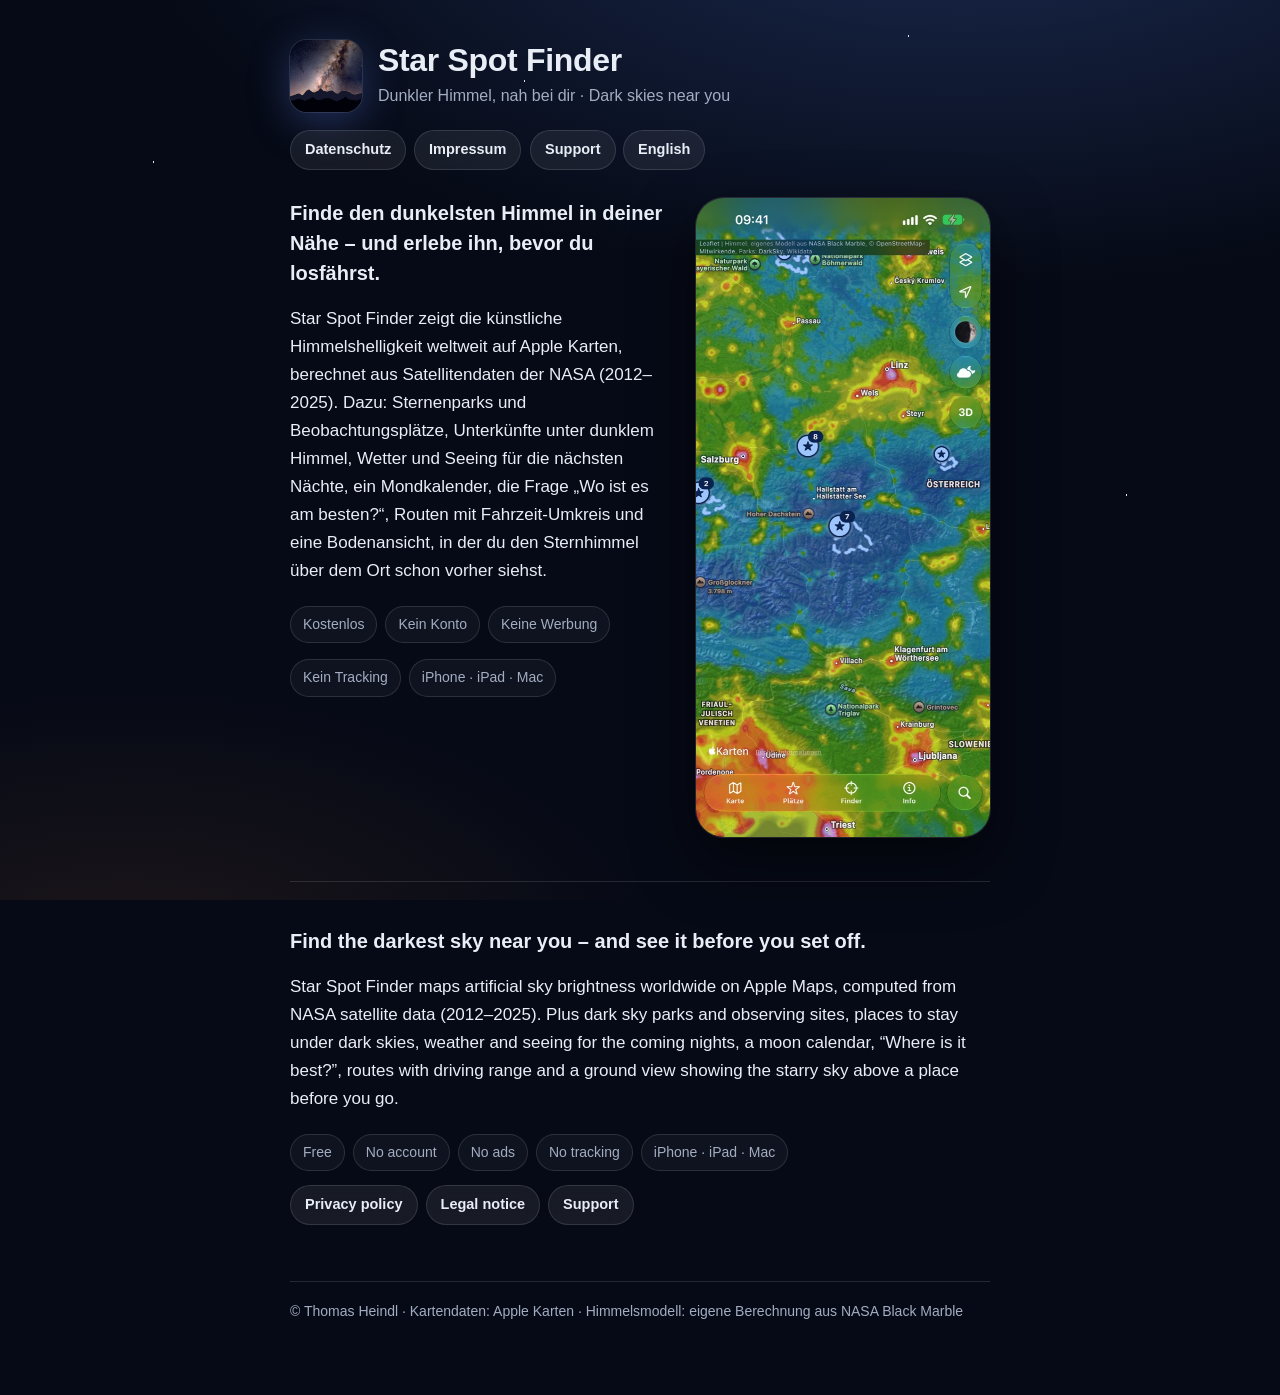
<file: index.html>
<!doctype html>
<html lang="de">
<head>
<meta charset="utf-8"><meta name="viewport" content="width=device-width, initial-scale=1">
<title>Star Spot Finder</title>
<meta name="description" content="Finde den dunkelsten Himmel in deiner Nähe – Lichtverschmutzung, Sternenparks, Wetter und Mond für iPhone, iPad und Mac.">
<link rel="stylesheet" href="style.css?v=20261102">
</head>
<body><main>
<header><img src="icon.png" alt=""><div><h1>Star Spot Finder</h1><p class="tagline">Dunkler Himmel, nah bei dir · Dark skies near you</p></div></header>
<nav><a href="datenschutz.html">Datenschutz</a><a href="impressum.html">Impressum</a><a href="support.html">Support</a><a href="#en">English</a></nav>

<div class="hero"><div>
<p class="lead">Finde den dunkelsten Himmel in deiner Nähe – und erlebe ihn, bevor du losfährst.</p>
<p>Star Spot Finder zeigt die künstliche Himmelshelligkeit weltweit auf Apple Karten, berechnet aus Satellitendaten der
NASA (2012–2025). Dazu: Sternenparks und Beobachtungsplätze, Unterkünfte unter dunklem Himmel, Wetter und Seeing für die
nächsten Nächte, ein Mondkalender, die Frage „Wo ist es am besten?“, Routen mit Fahrzeit-Umkreis und eine Bodenansicht,
in der du den Sternhimmel über dem Ort schon vorher siehst.</p>
<ul class="facts"><li>Kostenlos</li><li>Kein Konto</li><li>Keine Werbung</li><li>Kein Tracking</li><li>iPhone · iPad · Mac</li></ul>
</div><img class="shot" src="shot.jpg" alt="Star Spot Finder auf dem iPhone: Karte der Himmelshelligkeit" width="300"></div>

<hr id="en">
<p class="lead">Find the darkest sky near you – and see it before you set off.</p>
<p>Star Spot Finder maps artificial sky brightness worldwide on Apple Maps, computed from NASA satellite data (2012–2025).
Plus dark sky parks and observing sites, places to stay under dark skies, weather and seeing for the coming nights, a moon
calendar, “Where is it best?”, routes with driving range and a ground view showing the starry sky above a place before
you go.</p>
<ul class="facts"><li>Free</li><li>No account</li><li>No ads</li><li>No tracking</li><li>iPhone · iPad · Mac</li></ul>
<nav><a href="datenschutz.html#en">Privacy policy</a><a href="impressum.html#en">Legal notice</a><a href="support.html#en">Support</a></nav>

<footer>© Thomas Heindl · Kartendaten: Apple Karten · Himmelsmodell: eigene Berechnung aus NASA Black Marble</footer>
</main></body>
</html>
</file>
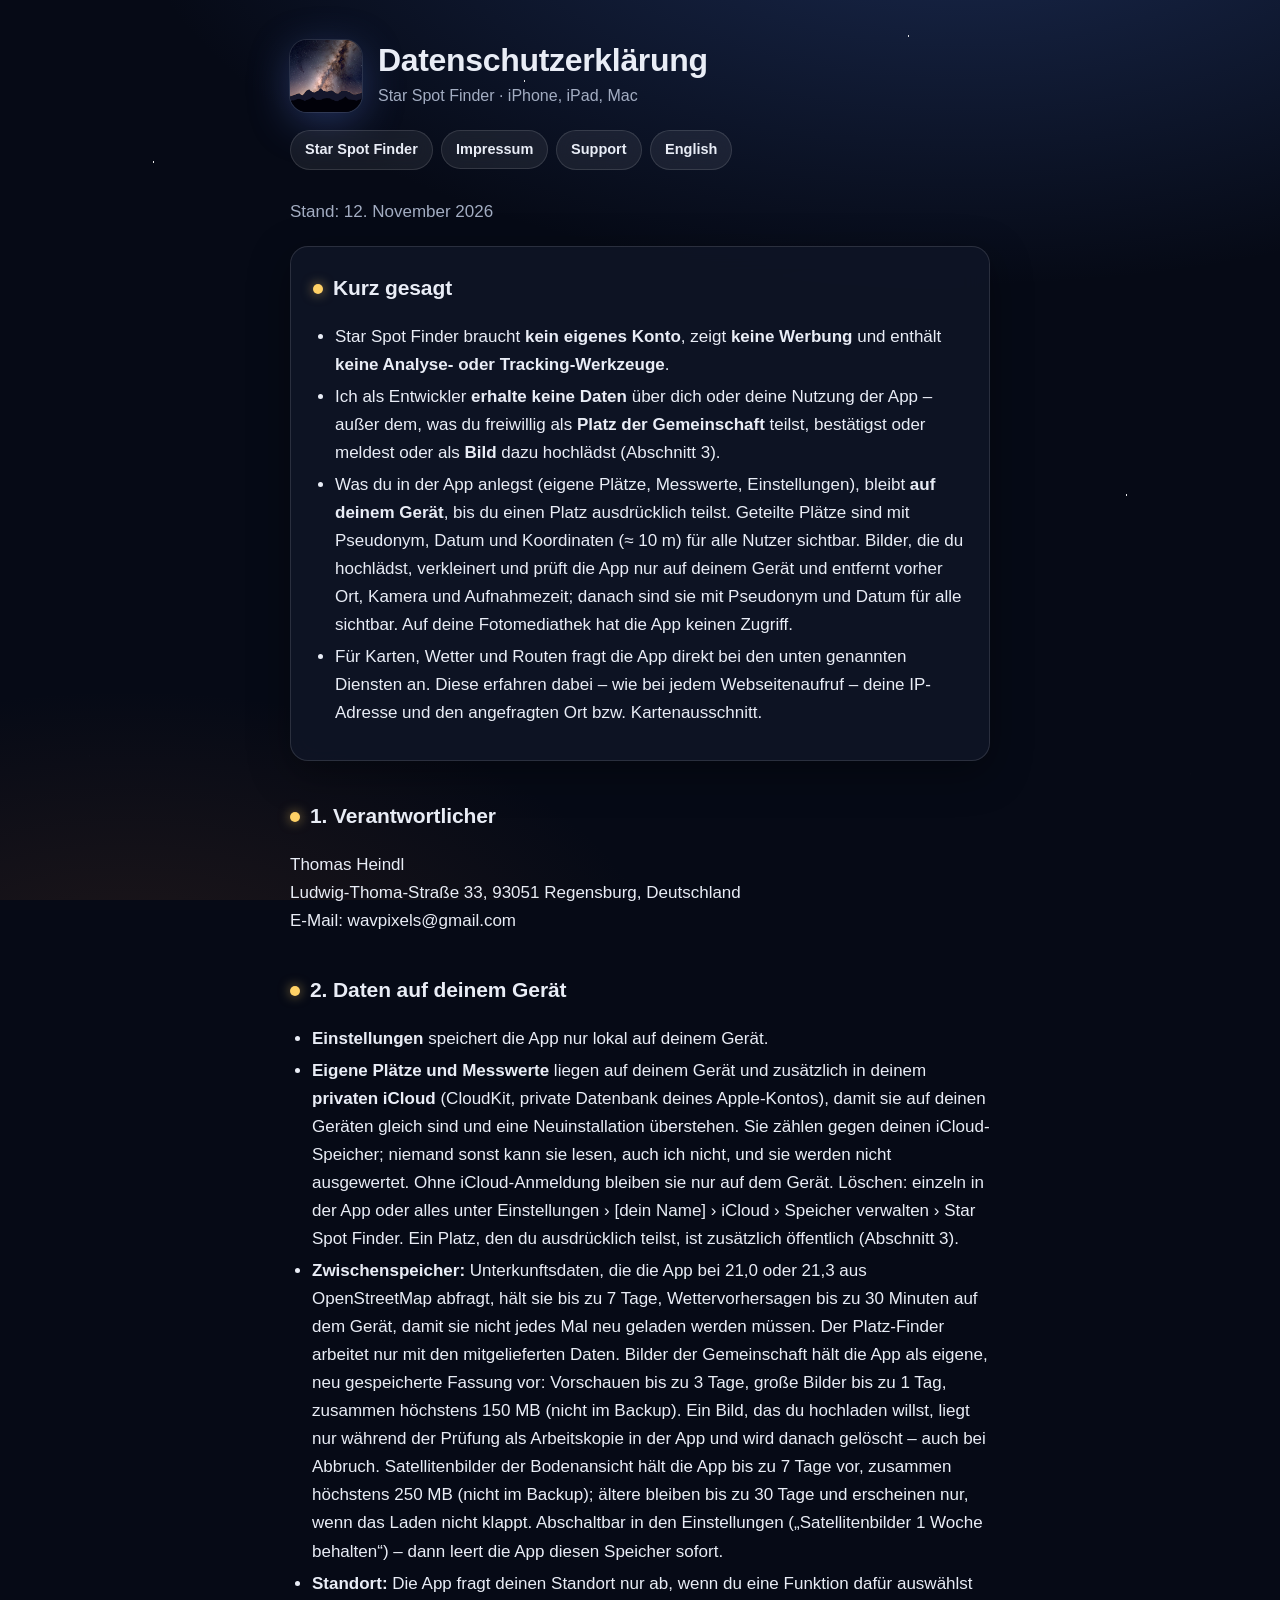
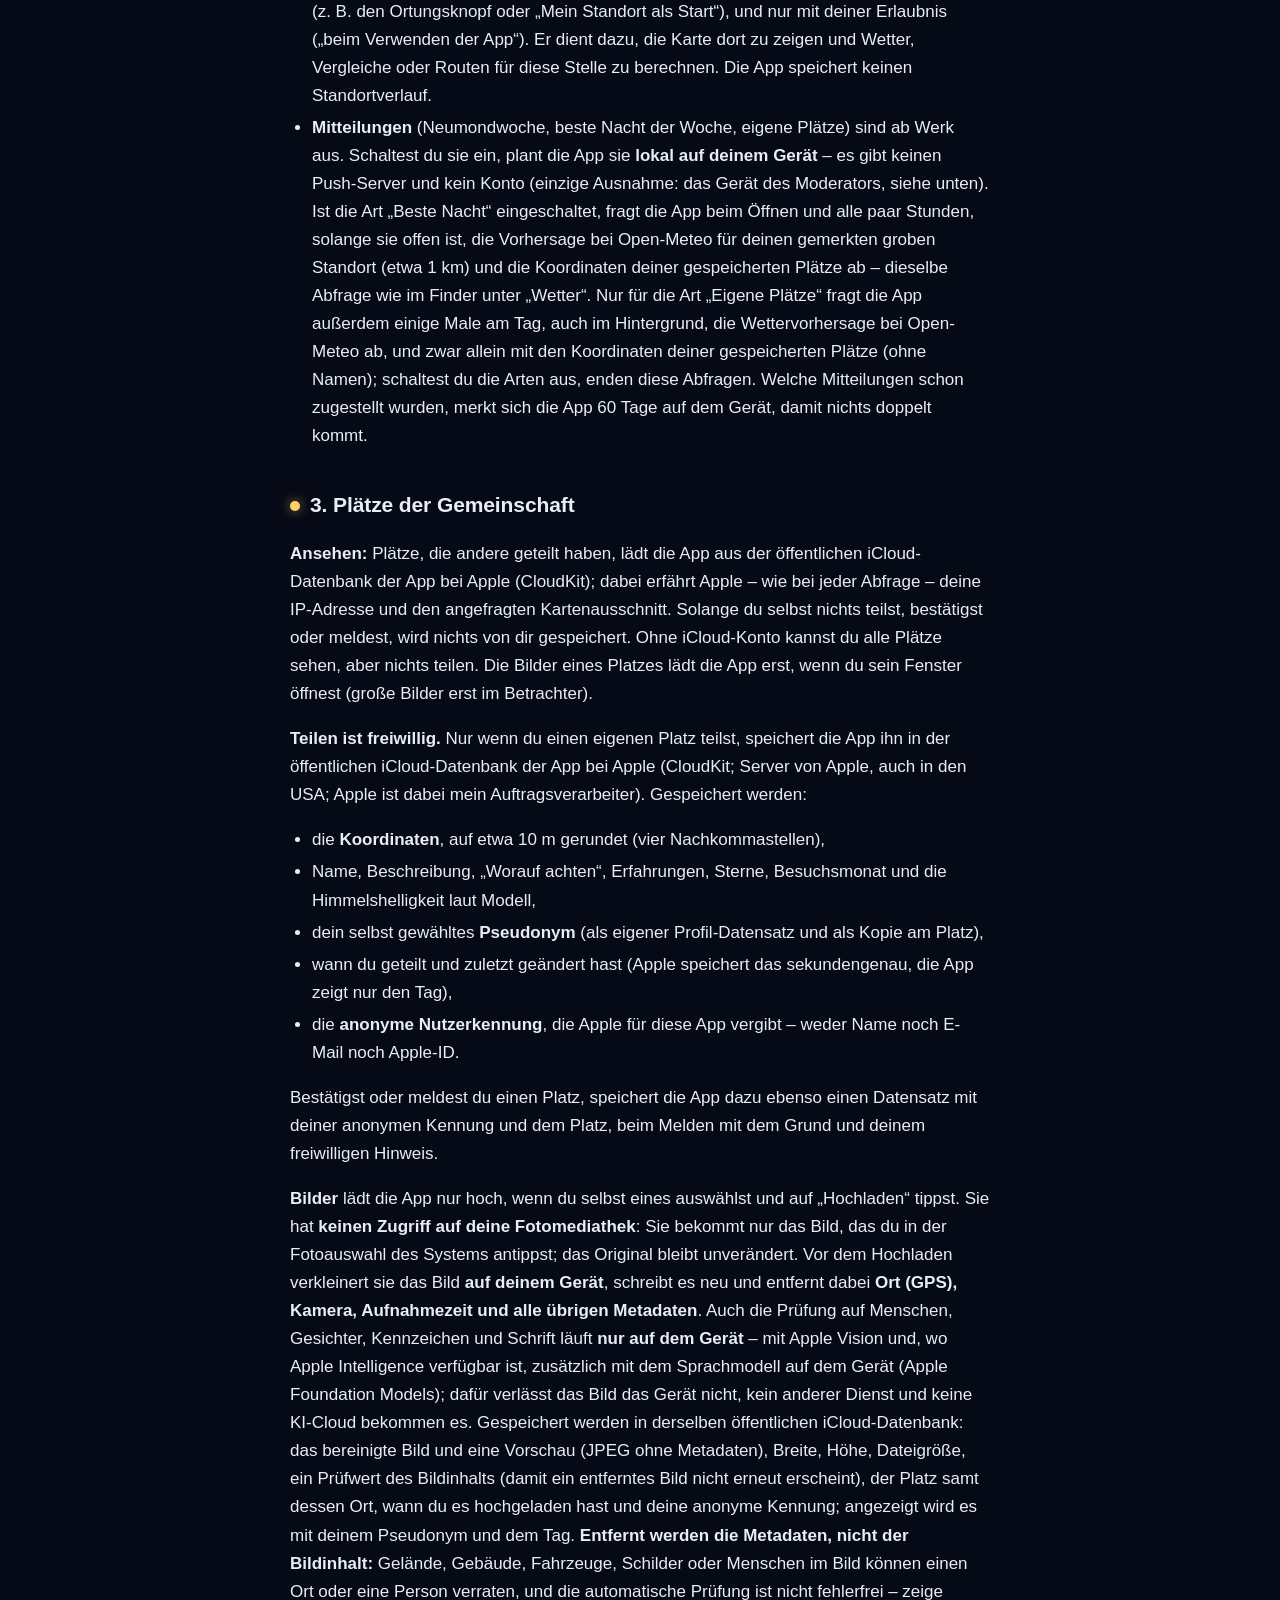
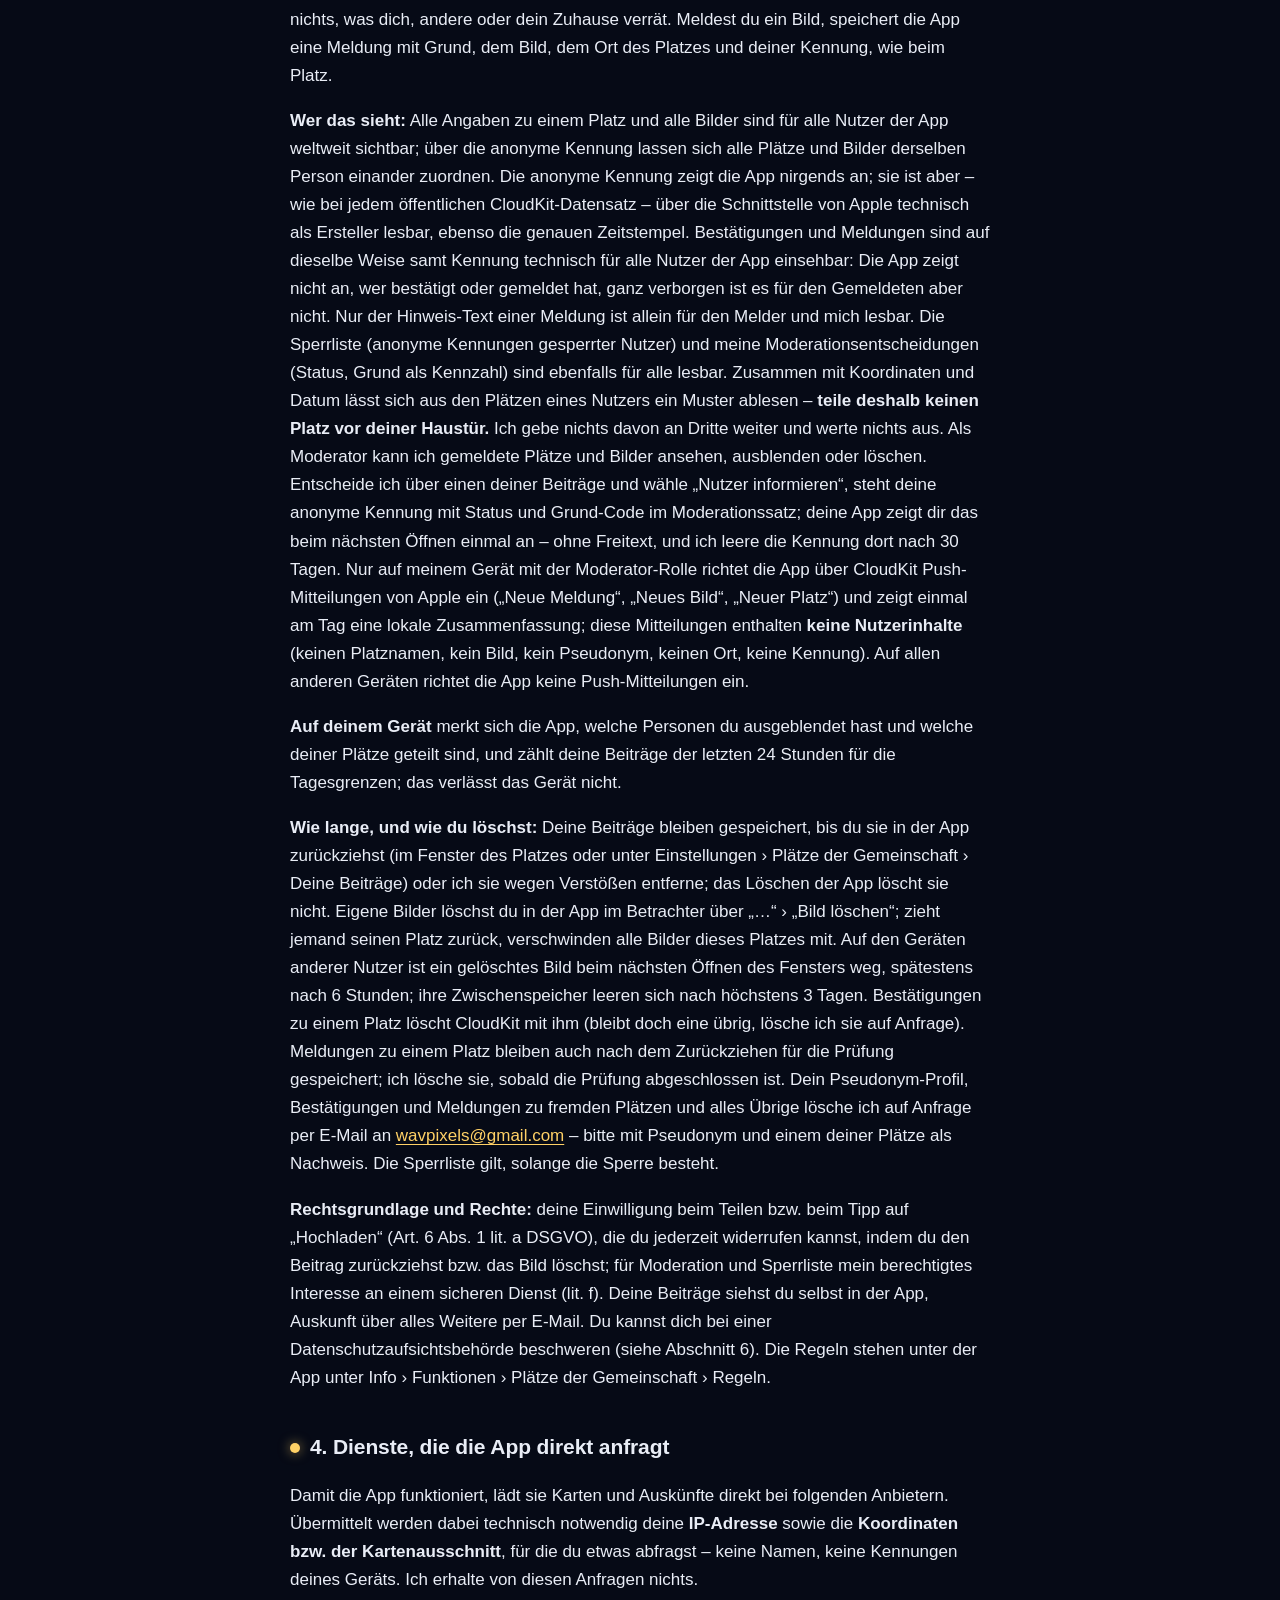
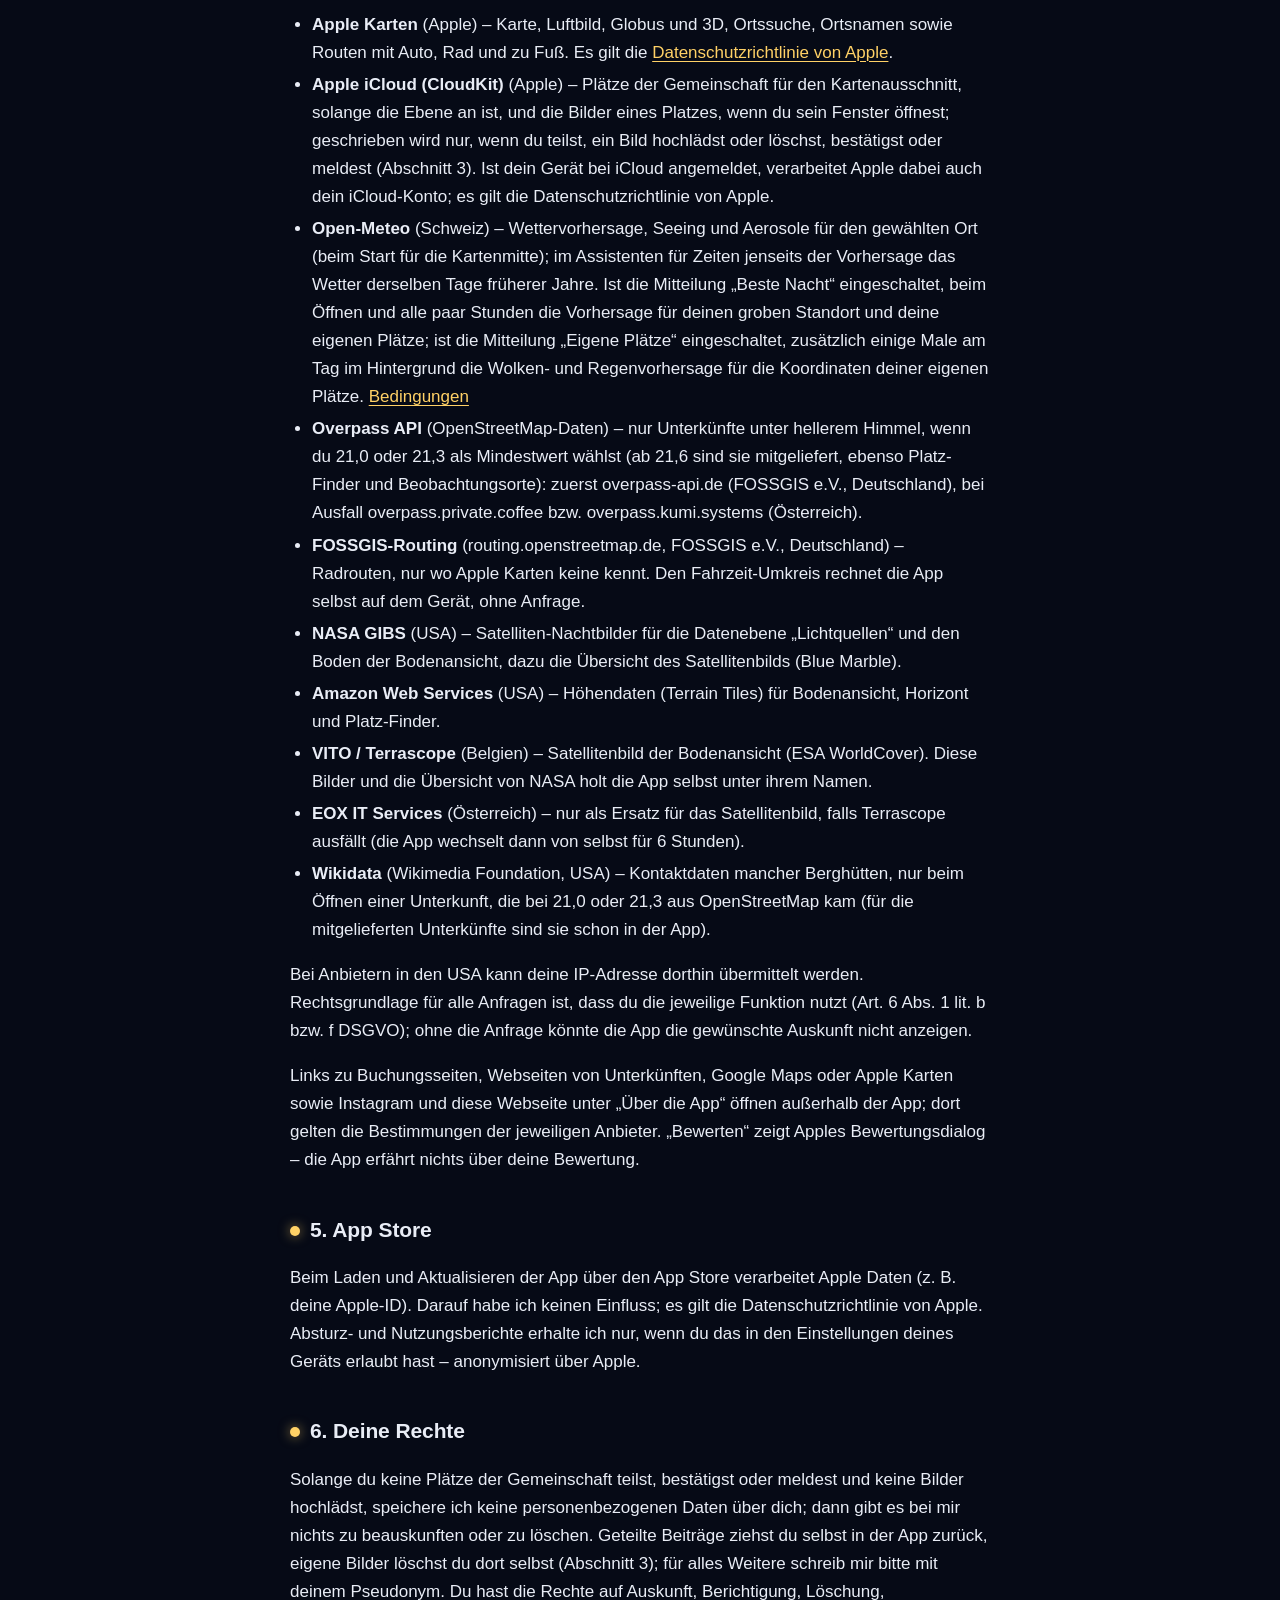
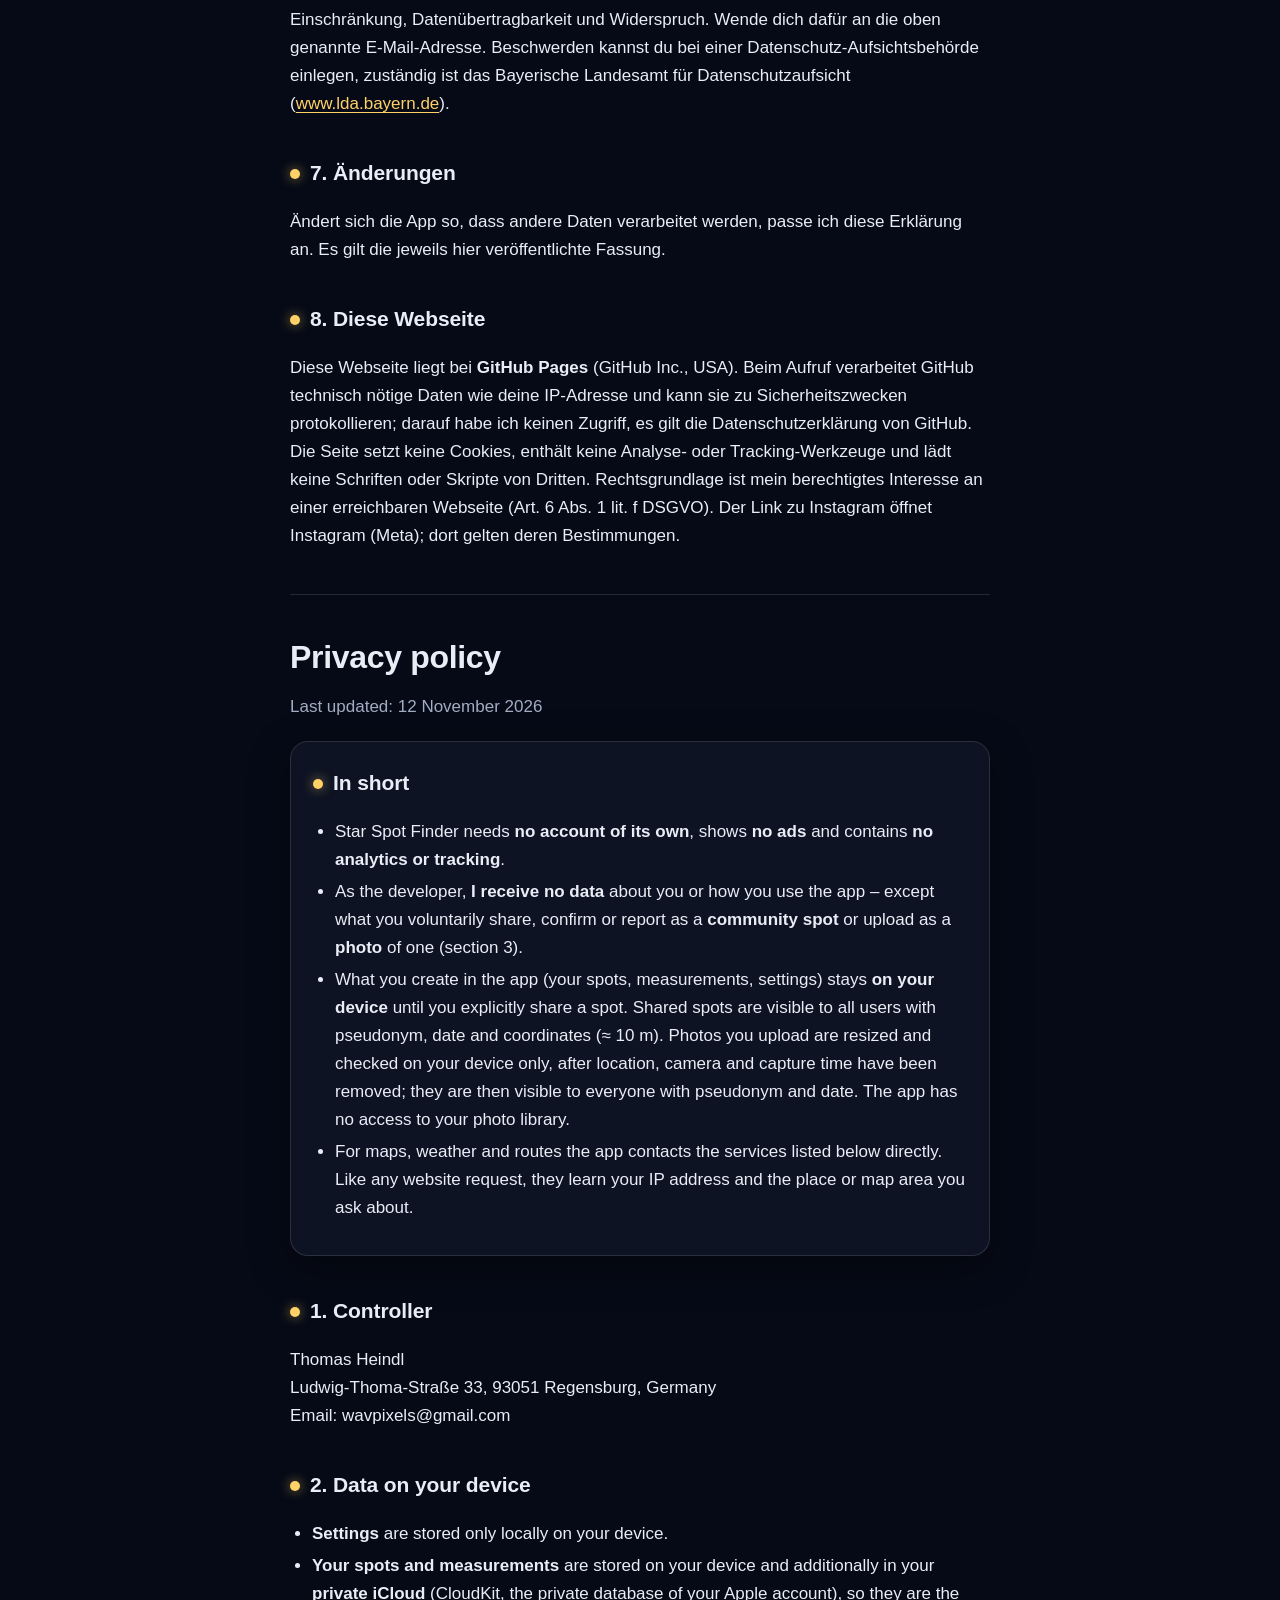
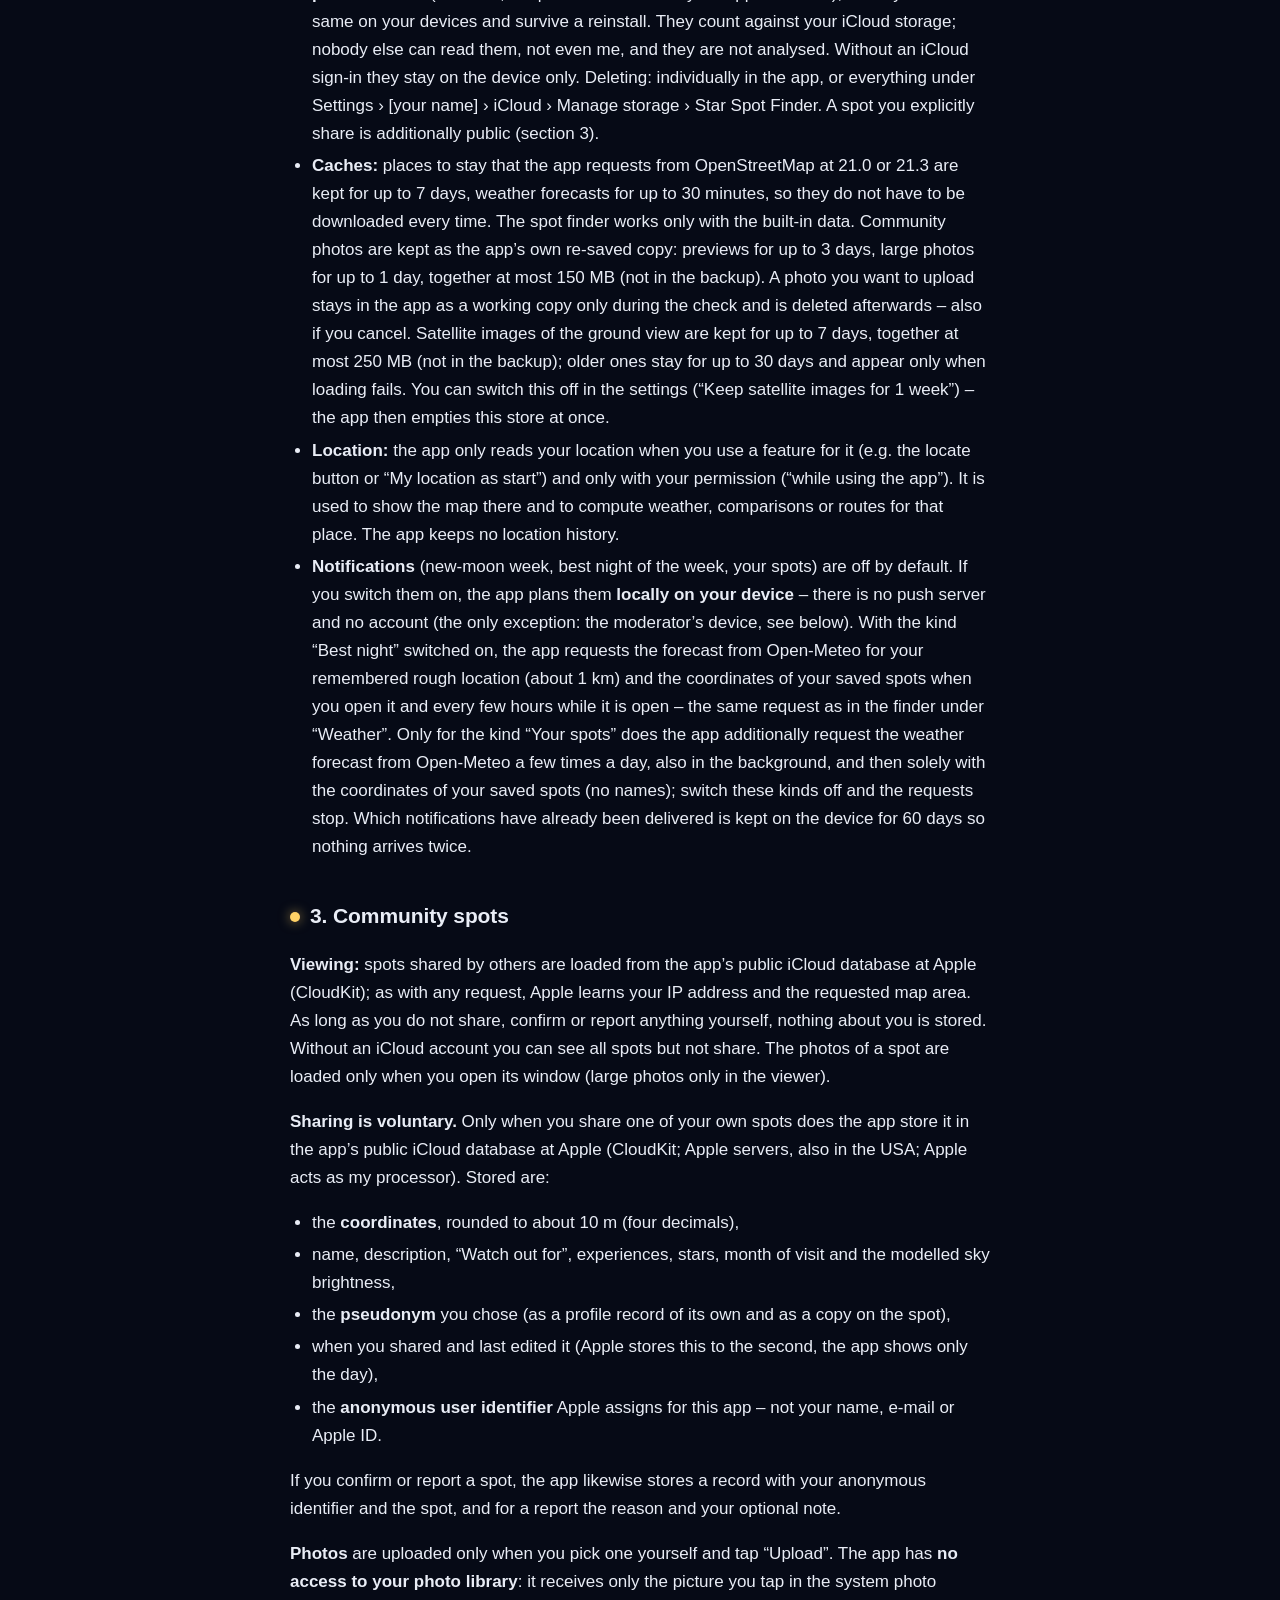
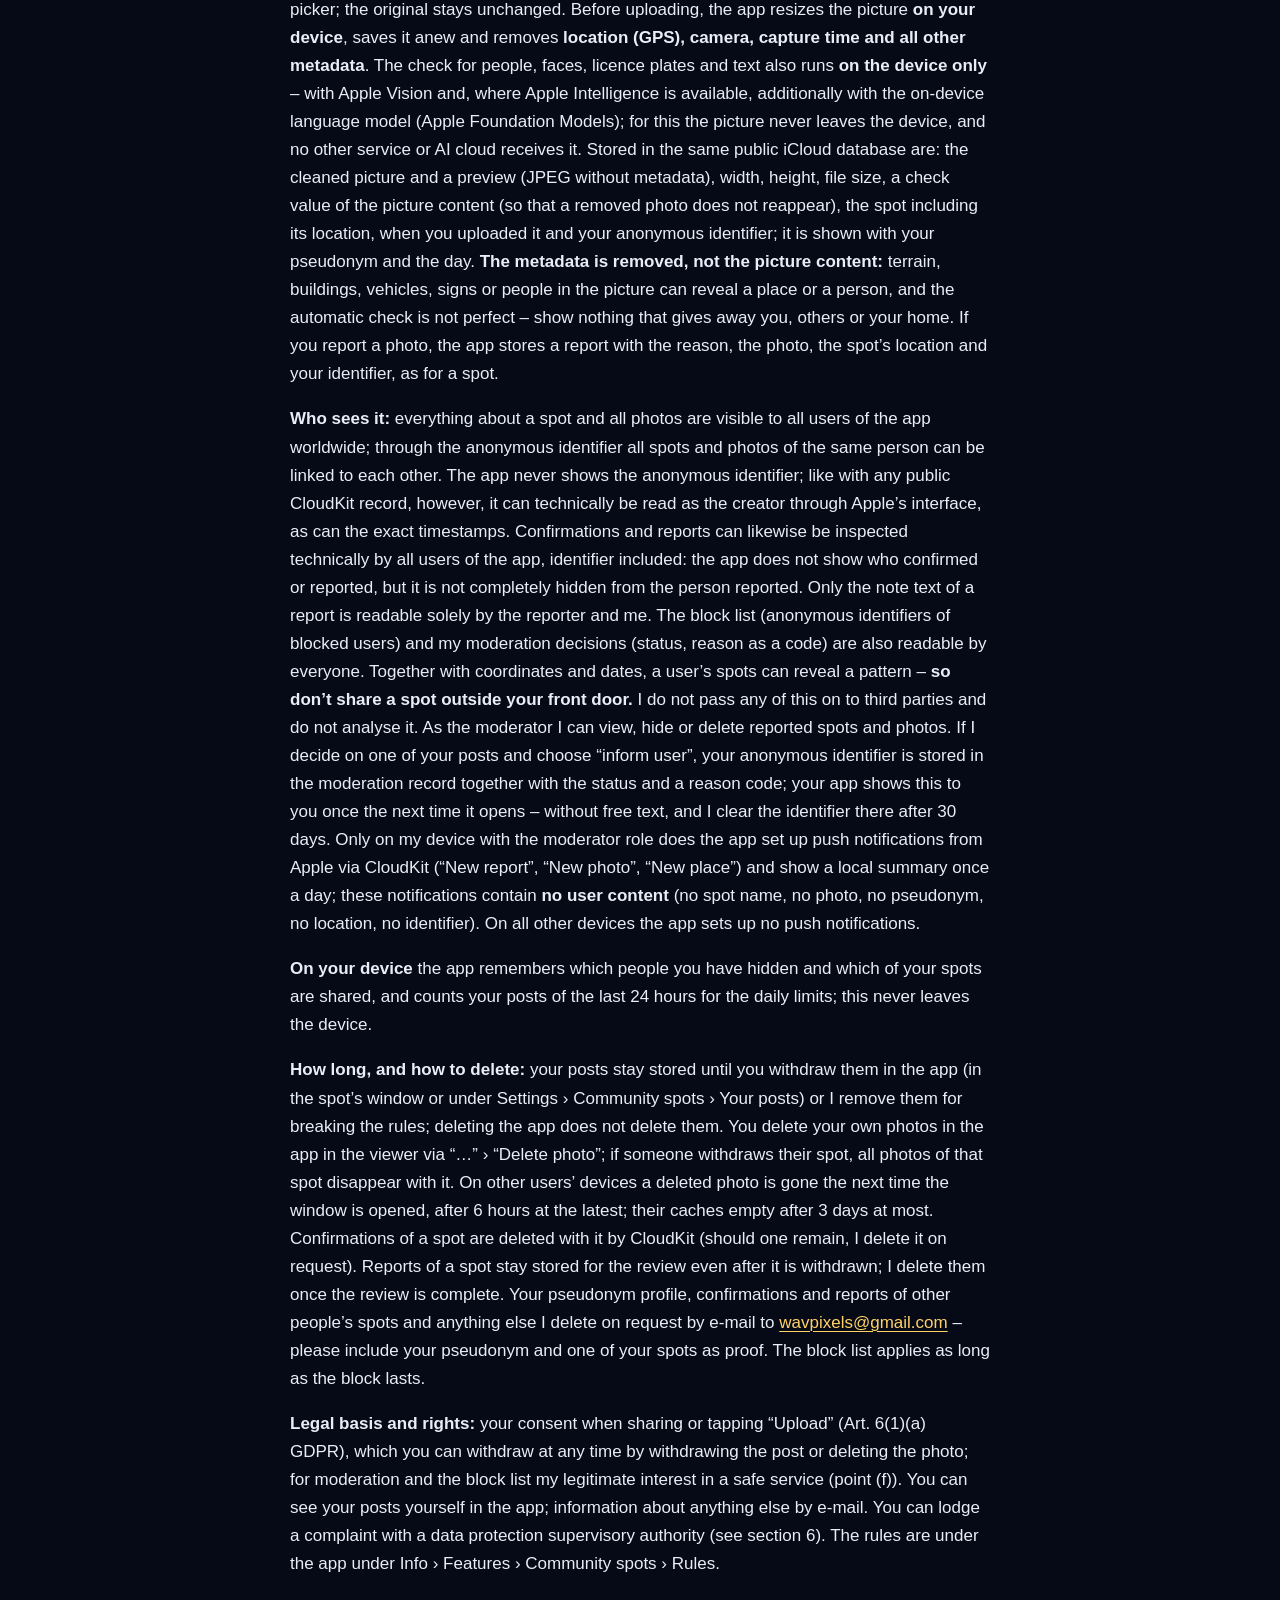
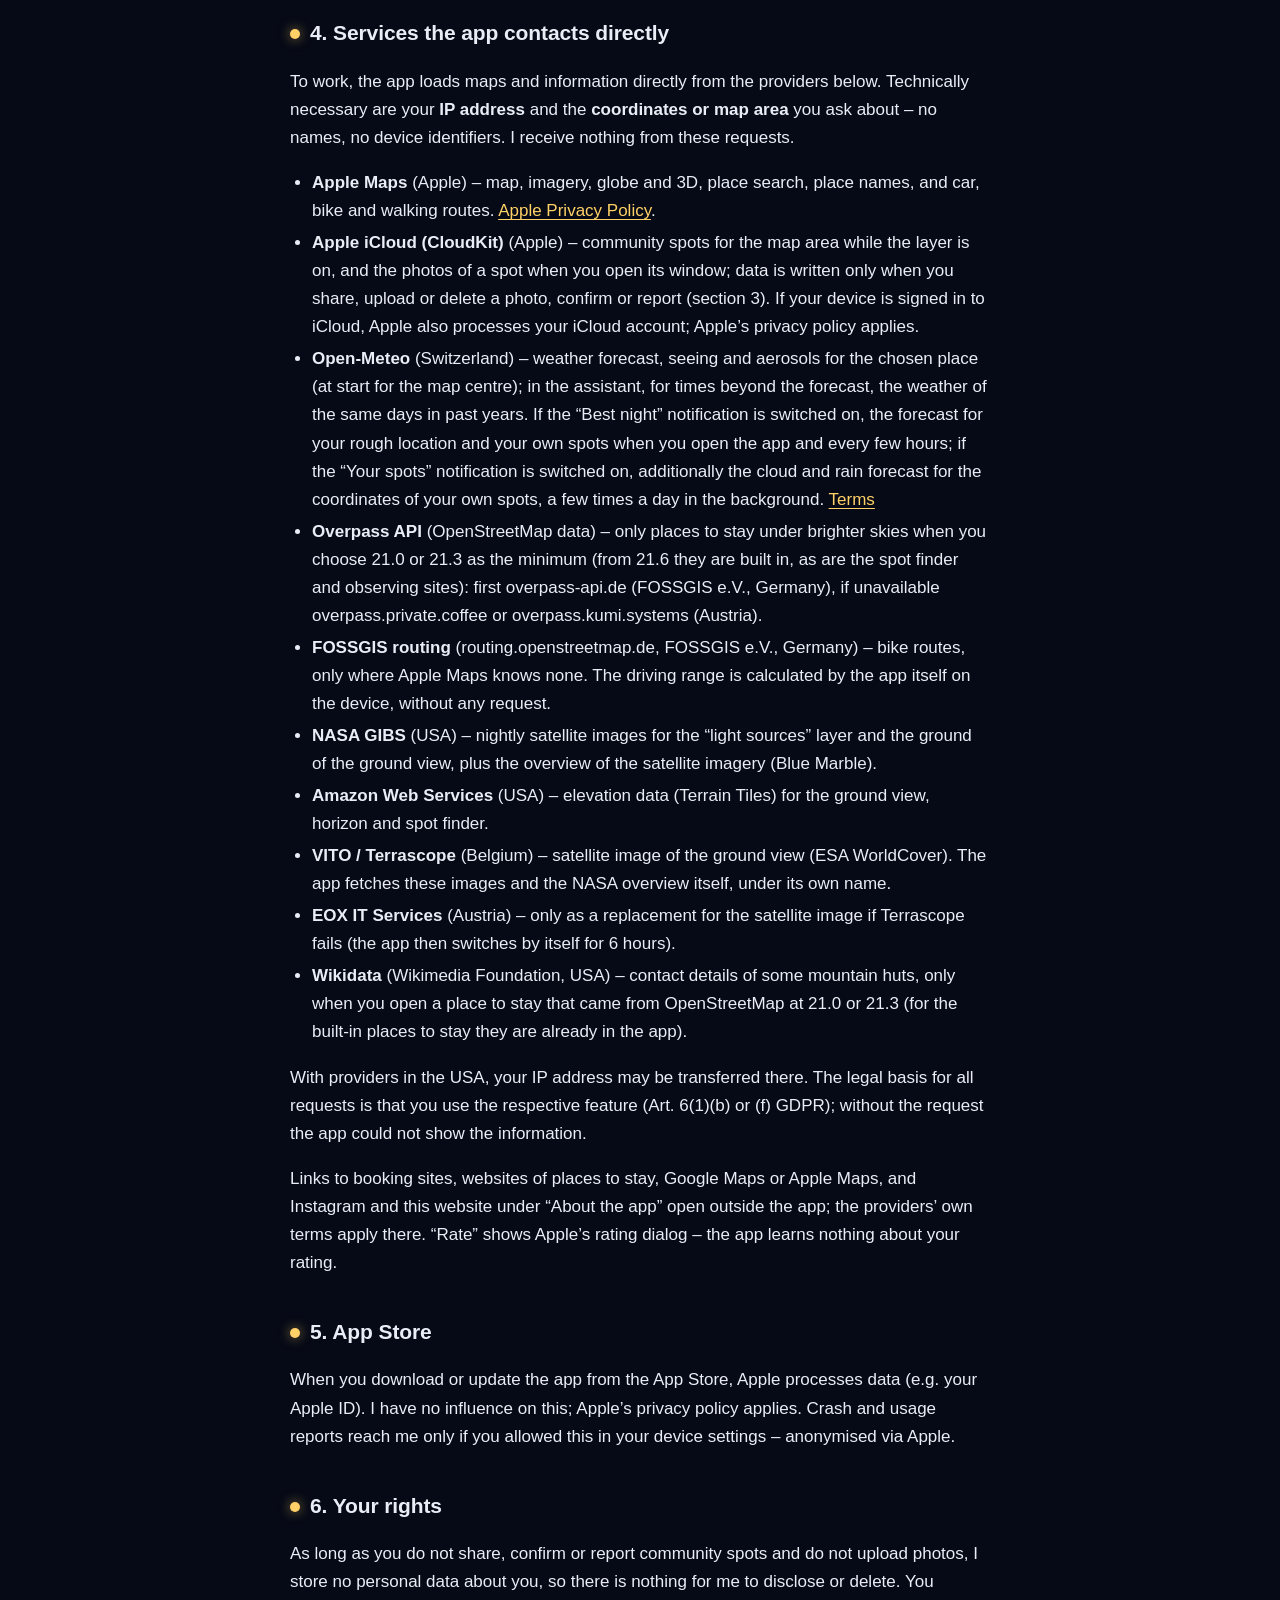
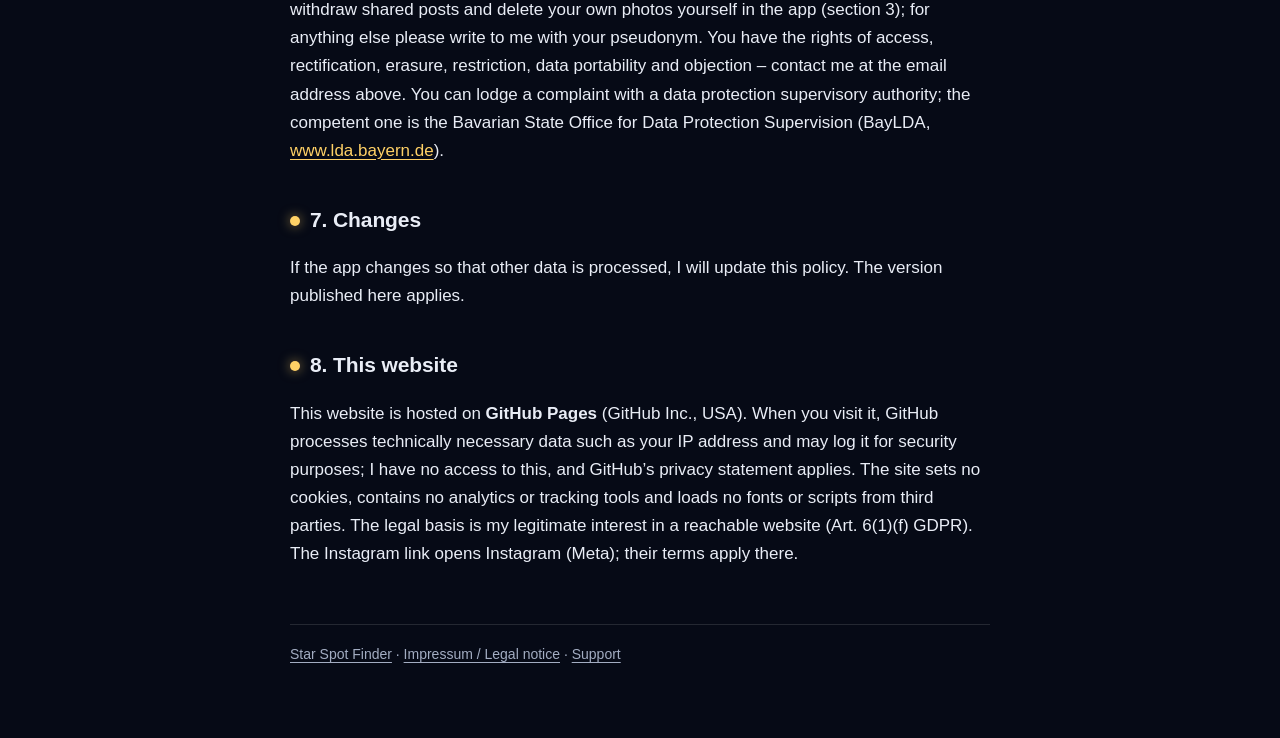
<file: datenschutz.html>
<!doctype html>
<html lang="de">
<head>
<meta charset="utf-8"><meta name="viewport" content="width=device-width, initial-scale=1">
<title>Datenschutz – Star Spot Finder</title>
<link rel="stylesheet" href="style.css?v=20261102">
</head>
<body><main>
<header><img src="icon.png" alt=""><div><h1>Datenschutzerklärung</h1><p class="tagline">Star Spot Finder · iPhone, iPad, Mac</p></div></header>
<nav><a href="index.html">Star Spot Finder</a><a href="impressum.html">Impressum</a><a href="support.html">Support</a><a href="#en">English</a></nav>

<p class="muted">Stand: 12. November 2026</p>

<div class="card">
<h2>Kurz gesagt</h2>
<ul>
<li>Star Spot Finder braucht <b>kein eigenes Konto</b>, zeigt <b>keine Werbung</b> und enthält <b>keine Analyse- oder
Tracking-Werkzeuge</b>.</li>
<li>Ich als Entwickler <b>erhalte keine Daten</b> über dich oder deine Nutzung der App – außer dem, was du freiwillig als
<b>Platz der Gemeinschaft</b> teilst, bestätigst oder meldest oder als <b>Bild</b> dazu hochlädst (Abschnitt 3).</li>
<li>Was du in der App anlegst (eigene Plätze, Messwerte, Einstellungen), bleibt <b>auf deinem Gerät</b>, bis du einen
Platz ausdrücklich teilst. Geteilte Plätze sind mit Pseudonym, Datum und Koordinaten (≈ 10 m) für alle Nutzer
sichtbar. Bilder, die du hochlädst, verkleinert und prüft die App nur auf deinem Gerät und entfernt vorher Ort, Kamera
und Aufnahmezeit; danach sind sie mit Pseudonym und Datum für alle sichtbar. Auf deine Fotomediathek hat die App keinen
Zugriff.</li>
<li>Für Karten, Wetter und Routen fragt die App direkt bei den unten genannten Diensten an. Diese erfahren dabei – wie
bei jedem Webseitenaufruf – deine IP-Adresse und den angefragten Ort bzw. Kartenausschnitt.</li>
</ul>
</div>

<h2>1. Verantwortlicher</h2>
<p>Thomas Heindl<br>
Ludwig-Thoma-Straße 33, 93051 Regensburg, Deutschland<br>
E-Mail: wavpixels@gmail.com</p>

<h2>2. Daten auf deinem Gerät</h2>
<ul>
<li><b>Einstellungen</b> speichert die App nur lokal auf deinem Gerät.</li>
<li><b>Eigene Plätze und Messwerte</b> liegen auf deinem Gerät und zusätzlich in deinem <b>privaten iCloud</b> (CloudKit,
private Datenbank deines Apple-Kontos), damit sie auf deinen Geräten gleich sind und eine Neuinstallation überstehen. Sie
zählen gegen deinen iCloud-Speicher; niemand sonst kann sie lesen, auch ich nicht, und sie werden nicht ausgewertet. Ohne
iCloud-Anmeldung bleiben sie nur auf dem Gerät. Löschen: einzeln in der App oder alles unter Einstellungen › [dein Name] ›
iCloud › Speicher verwalten › Star Spot Finder. Ein Platz, den du ausdrücklich teilst, ist zusätzlich öffentlich (Abschnitt 3).</li>
<li><b>Zwischenspeicher:</b> Unterkunftsdaten, die die App bei 21,0 oder 21,3 aus OpenStreetMap abfragt, hält sie bis
zu 7 Tage, Wettervorhersagen bis zu 30 Minuten auf dem Gerät, damit sie nicht jedes Mal neu geladen werden müssen. Der
Platz-Finder arbeitet nur mit den mitgelieferten Daten. Bilder der Gemeinschaft hält die App als eigene, neu
gespeicherte Fassung vor: Vorschauen bis zu 3 Tage, große Bilder bis zu 1 Tag, zusammen höchstens 150 MB (nicht im
Backup). Ein Bild, das du hochladen willst, liegt nur während der Prüfung als Arbeitskopie in der App und wird danach
gelöscht – auch bei Abbruch. Satellitenbilder der Bodenansicht hält die App bis zu 7 Tage vor, zusammen höchstens
250 MB (nicht im Backup); ältere bleiben bis zu 30 Tage und erscheinen nur, wenn das Laden nicht klappt. Abschaltbar in
den Einstellungen („Satellitenbilder 1 Woche behalten“) – dann leert die App diesen Speicher sofort.</li>
<li><b>Standort:</b> Die App fragt deinen Standort nur ab, wenn du eine Funktion dafür auswählst (z. B. den
Ortungsknopf oder „Mein Standort als Start“), und nur mit deiner Erlaubnis („beim Verwenden der App“). Er dient dazu,
die Karte dort zu zeigen und Wetter, Vergleiche oder Routen für diese Stelle zu berechnen. Die App speichert keinen
Standortverlauf.</li>
<li><b>Mitteilungen</b> (Neumondwoche, beste Nacht der Woche, eigene Plätze) sind ab Werk aus. Schaltest du sie ein,
plant die App sie <b>lokal auf deinem Gerät</b> – es gibt keinen Push-Server und kein Konto (einzige Ausnahme: das Gerät des Moderators, siehe unten). Ist die Art „Beste Nacht“
eingeschaltet, fragt die App beim Öffnen und alle paar Stunden, solange sie offen ist, die Vorhersage bei Open-Meteo für
deinen gemerkten groben Standort (etwa 1 km) und die Koordinaten deiner gespeicherten Plätze ab – dieselbe Abfrage wie im
Finder unter „Wetter“. Nur für die Art „Eigene Plätze“ fragt die App außerdem einige Male am Tag, auch im Hintergrund,
die Wettervorhersage bei Open-Meteo ab, und zwar allein mit den Koordinaten deiner gespeicherten Plätze (ohne Namen);
schaltest du die Arten aus, enden diese Abfragen. Welche Mitteilungen schon zugestellt wurden, merkt sich die App 60 Tage
auf dem Gerät, damit nichts doppelt kommt.</li>
</ul>

<h2 id="gemeinschaft">3. Plätze der Gemeinschaft</h2>
<p><b>Ansehen:</b> Plätze, die andere geteilt haben, lädt die App aus der öffentlichen iCloud-Datenbank der App bei Apple
(CloudKit); dabei erfährt Apple – wie bei jeder Abfrage – deine IP-Adresse und den angefragten Kartenausschnitt. Solange
du selbst nichts teilst, bestätigst oder meldest, wird nichts von dir gespeichert. Ohne iCloud-Konto kannst du alle
Plätze sehen, aber nichts teilen. Die Bilder eines Platzes lädt die App erst, wenn du sein Fenster öffnest (große Bilder
erst im Betrachter).</p>
<p><b>Teilen ist freiwillig.</b> Nur wenn du einen eigenen Platz teilst, speichert die App ihn in der öffentlichen
iCloud-Datenbank der App bei Apple (CloudKit; Server von Apple, auch in den USA; Apple ist dabei mein
Auftragsverarbeiter). Gespeichert werden:</p>
<ul>
<li>die <b>Koordinaten</b>, auf etwa 10 m gerundet (vier Nachkommastellen),</li>
<li>Name, Beschreibung, „Worauf achten“, Erfahrungen, Sterne, Besuchsmonat und die Himmelshelligkeit laut Modell,</li>
<li>dein selbst gewähltes <b>Pseudonym</b> (als eigener Profil-Datensatz und als Kopie am Platz),</li>
<li>wann du geteilt und zuletzt geändert hast (Apple speichert das sekundengenau, die App zeigt nur den Tag),</li>
<li>die <b>anonyme Nutzerkennung</b>, die Apple für diese App vergibt – weder Name noch E-Mail noch Apple-ID.</li>
</ul>
<p>Bestätigst oder meldest du einen Platz, speichert die App dazu ebenso einen Datensatz mit deiner anonymen Kennung und
dem Platz, beim Melden mit dem Grund und deinem freiwilligen Hinweis.</p>
<p><b>Bilder</b> lädt die App nur hoch, wenn du selbst eines auswählst und auf „Hochladen“ tippst. Sie hat <b>keinen
Zugriff auf deine Fotomediathek</b>: Sie bekommt nur das Bild, das du in der Fotoauswahl des Systems antippst; das
Original bleibt unverändert. Vor dem Hochladen verkleinert sie das Bild <b>auf deinem Gerät</b>, schreibt es neu und
entfernt dabei <b>Ort (GPS), Kamera, Aufnahmezeit und alle übrigen Metadaten</b>. Auch die Prüfung auf Menschen,
Gesichter, Kennzeichen und Schrift läuft <b>nur auf dem Gerät</b> – mit Apple Vision und, wo Apple Intelligence verfügbar
ist, zusätzlich mit dem Sprachmodell auf dem Gerät (Apple Foundation Models); dafür verlässt das Bild das Gerät nicht,
kein anderer Dienst und keine KI-Cloud bekommen es. Gespeichert werden in derselben öffentlichen iCloud-Datenbank: das
bereinigte Bild und eine Vorschau (JPEG ohne Metadaten), Breite, Höhe, Dateigröße, ein Prüfwert des Bildinhalts (damit
ein entferntes Bild nicht erneut erscheint), der Platz samt dessen Ort, wann du es hochgeladen hast und deine anonyme
Kennung; angezeigt wird es mit deinem Pseudonym und dem Tag. <b>Entfernt werden die Metadaten, nicht der Bildinhalt:</b>
Gelände, Gebäude, Fahrzeuge, Schilder oder Menschen im Bild können einen Ort oder eine Person verraten, und die
automatische Prüfung ist nicht fehlerfrei – zeige nichts, was dich, andere oder dein Zuhause verrät. Meldest du ein
Bild, speichert die App eine Meldung mit Grund, dem Bild, dem Ort des Platzes und deiner Kennung, wie beim Platz.</p>
<p><b>Wer das sieht:</b> Alle Angaben zu einem Platz und alle Bilder sind für alle Nutzer der App weltweit sichtbar;
über die anonyme Kennung lassen sich alle Plätze und Bilder derselben Person einander zuordnen. Die anonyme Kennung
zeigt die App nirgends an; sie ist aber – wie bei jedem öffentlichen CloudKit-Datensatz – über die Schnittstelle von Apple
technisch als Ersteller lesbar, ebenso die genauen Zeitstempel. Bestätigungen und Meldungen sind auf dieselbe Weise samt
Kennung technisch für alle Nutzer der App einsehbar: Die App zeigt nicht an, wer bestätigt oder gemeldet hat, ganz
verborgen ist es für den Gemeldeten aber nicht. Nur der Hinweis-Text einer Meldung ist allein für den Melder und mich
lesbar. Die Sperrliste (anonyme Kennungen gesperrter Nutzer) und meine Moderationsentscheidungen (Status, Grund als
Kennzahl) sind ebenfalls für alle lesbar. Zusammen mit Koordinaten und Datum lässt sich aus den Plätzen eines Nutzers ein
Muster ablesen – <b>teile deshalb keinen Platz vor deiner Haustür.</b> Ich gebe nichts davon an Dritte weiter und werte
nichts aus. Als Moderator kann ich gemeldete Plätze und Bilder ansehen, ausblenden oder löschen. Entscheide ich über
einen deiner Beiträge und wähle „Nutzer informieren“, steht deine anonyme Kennung mit Status und Grund-Code im
Moderationssatz; deine App zeigt dir das beim nächsten Öffnen einmal an – ohne Freitext, und ich leere die Kennung dort
nach 30 Tagen. Nur auf meinem Gerät mit der Moderator-Rolle richtet die App über CloudKit Push-Mitteilungen von Apple
ein („Neue Meldung“, „Neues Bild“, „Neuer Platz“) und zeigt einmal am Tag eine lokale Zusammenfassung; diese
Mitteilungen enthalten <b>keine Nutzerinhalte</b> (keinen Platznamen, kein Bild, kein Pseudonym, keinen Ort, keine
Kennung). Auf allen anderen Geräten richtet die App keine Push-Mitteilungen ein.</p>
<p><b>Auf deinem Gerät</b> merkt sich die App, welche Personen du ausgeblendet hast und welche deiner Plätze geteilt sind,
und zählt deine Beiträge der letzten 24 Stunden für die Tagesgrenzen; das verlässt das Gerät nicht.</p>
<p><b>Wie lange, und wie du löschst:</b> Deine Beiträge bleiben gespeichert, bis du sie in der App zurückziehst
(im Fenster des Platzes oder unter Einstellungen › Plätze der Gemeinschaft › Deine Beiträge) oder ich sie wegen Verstößen
entferne; das Löschen der App löscht sie nicht. Eigene Bilder löschst du in der App im Betrachter über „…“ › „Bild
löschen“; zieht jemand seinen Platz zurück, verschwinden alle Bilder dieses Platzes mit. Auf den Geräten anderer Nutzer
ist ein gelöschtes Bild beim nächsten Öffnen des Fensters weg, spätestens nach 6 Stunden; ihre Zwischenspeicher leeren
sich nach höchstens 3 Tagen. Bestätigungen zu einem Platz löscht
CloudKit mit ihm (bleibt doch eine übrig, lösche ich sie auf Anfrage). Meldungen zu einem Platz bleiben auch nach dem
Zurückziehen für die Prüfung gespeichert; ich lösche sie, sobald die Prüfung abgeschlossen ist. Dein
Pseudonym-Profil, Bestätigungen und Meldungen zu fremden Plätzen und alles Übrige lösche ich auf Anfrage per E-Mail an
<a href="mailto:wavpixels@gmail.com">wavpixels@gmail.com</a> – bitte mit Pseudonym und einem deiner Plätze als Nachweis.
Die Sperrliste gilt, solange die Sperre besteht.</p>
<p><b>Rechtsgrundlage und Rechte:</b> deine Einwilligung beim Teilen bzw. beim Tipp auf „Hochladen“ (Art. 6 Abs. 1
lit. a DSGVO), die du jederzeit widerrufen kannst, indem du den Beitrag zurückziehst bzw. das Bild löschst; für Moderation und Sperrliste mein berechtigtes Interesse an einem
sicheren Dienst (lit. f). Deine Beiträge siehst du selbst in der App, Auskunft über alles Weitere per E-Mail. Du kannst
dich bei einer Datenschutzaufsichtsbehörde beschweren (siehe Abschnitt 6). Die Regeln stehen unter
der App unter Info › Funktionen › Plätze der Gemeinschaft › Regeln.</p>

<h2>4. Dienste, die die App direkt anfragt</h2>
<p>Damit die App funktioniert, lädt sie Karten und Auskünfte direkt bei folgenden Anbietern. Übermittelt werden dabei
technisch notwendig deine <b>IP-Adresse</b> sowie die <b>Koordinaten bzw. der Kartenausschnitt</b>, für die du etwas
abfragst – keine Namen, keine Kennungen deines Geräts. Ich erhalte von diesen Anfragen nichts.</p>
<ul>
<li><b>Apple Karten</b> (Apple) – Karte, Luftbild, Globus und 3D, Ortssuche, Ortsnamen sowie Routen mit Auto, Rad und
zu Fuß. Es gilt die <a href="https://www.apple.com/legal/privacy/">Datenschutzrichtlinie von Apple</a>.</li>
<li><b>Apple iCloud (CloudKit)</b> (Apple) – Plätze der Gemeinschaft für den Kartenausschnitt, solange die Ebene an ist,
und die Bilder eines Platzes, wenn du sein Fenster öffnest; geschrieben wird nur, wenn du teilst, ein Bild hochlädst oder
löschst, bestätigst oder meldest (Abschnitt 3). Ist dein Gerät bei iCloud angemeldet,
verarbeitet Apple dabei auch dein iCloud-Konto; es gilt die Datenschutzrichtlinie von Apple.</li>
<li><b>Open-Meteo</b> (Schweiz) – Wettervorhersage, Seeing und Aerosole für den gewählten Ort (beim Start für die
Kartenmitte); im Assistenten für Zeiten jenseits der Vorhersage das Wetter derselben Tage früherer Jahre. Ist die
Mitteilung „Beste Nacht“ eingeschaltet, beim Öffnen und alle paar Stunden die Vorhersage für deinen groben Standort und
deine eigenen Plätze; ist die Mitteilung „Eigene Plätze“ eingeschaltet, zusätzlich einige Male am Tag im Hintergrund die
Wolken- und Regenvorhersage für die Koordinaten deiner eigenen Plätze. <a href="https://open-meteo.com/en/terms">Bedingungen</a></li>
<li><b>Overpass API</b> (OpenStreetMap-Daten) – nur Unterkünfte unter hellerem Himmel, wenn du 21,0 oder 21,3 als
Mindestwert wählst (ab 21,6 sind sie mitgeliefert, ebenso Platz-Finder und Beobachtungsorte): zuerst
overpass-api.de (FOSSGIS e.V., Deutschland), bei Ausfall overpass.private.coffee bzw. overpass.kumi.systems
(Österreich).</li>
<li><b>FOSSGIS-Routing</b> (routing.openstreetmap.de, FOSSGIS e.V., Deutschland) – Radrouten, nur wo Apple Karten keine
kennt. Den Fahrzeit-Umkreis rechnet die App selbst auf dem Gerät, ohne Anfrage.</li>
<li><b>NASA GIBS</b> (USA) – Satelliten-Nachtbilder für die Datenebene „Lichtquellen“ und den Boden der Bodenansicht,
dazu die Übersicht des Satellitenbilds (Blue Marble).</li>
<li><b>Amazon Web Services</b> (USA) – Höhendaten (Terrain Tiles) für Bodenansicht, Horizont und Platz-Finder.</li>
<li><b>VITO / Terrascope</b> (Belgien) – Satellitenbild der Bodenansicht (ESA WorldCover). Diese Bilder und die
Übersicht von NASA holt die App selbst unter ihrem Namen.</li>
<li><b>EOX IT Services</b> (Österreich) – nur als Ersatz für das Satellitenbild, falls Terrascope ausfällt (die App
wechselt dann von selbst für 6 Stunden).</li>
<li><b>Wikidata</b> (Wikimedia Foundation, USA) – Kontaktdaten mancher Berghütten, nur beim Öffnen einer Unterkunft,
die bei 21,0 oder 21,3 aus OpenStreetMap kam (für die mitgelieferten Unterkünfte sind sie schon in der App).</li>
</ul>
<p>Bei Anbietern in den USA kann deine IP-Adresse dorthin übermittelt werden. Rechtsgrundlage für alle Anfragen ist,
dass du die jeweilige Funktion nutzt (Art. 6 Abs. 1 lit. b bzw. f DSGVO); ohne die Anfrage könnte die App die gewünschte
Auskunft nicht anzeigen.</p>
<p>Links zu Buchungsseiten, Webseiten von Unterkünften, Google Maps oder Apple Karten sowie Instagram und diese Webseite
unter „Über die App“ öffnen außerhalb der App; dort gelten die Bestimmungen der jeweiligen Anbieter. „Bewerten“ zeigt
Apples Bewertungsdialog – die App erfährt nichts über deine Bewertung.</p>

<h2>5. App Store</h2>
<p>Beim Laden und Aktualisieren der App über den App Store verarbeitet Apple Daten (z. B. deine Apple-ID). Darauf habe
ich keinen Einfluss; es gilt die Datenschutzrichtlinie von Apple. Absturz- und Nutzungsberichte erhalte ich nur, wenn
du das in den Einstellungen deines Geräts erlaubt hast – anonymisiert über Apple.</p>

<h2>6. Deine Rechte</h2>
<p>Solange du keine Plätze der Gemeinschaft teilst, bestätigst oder meldest und keine Bilder hochlädst, speichere ich keine
personenbezogenen Daten über dich; dann gibt es bei mir nichts zu beauskunften oder zu löschen. Geteilte Beiträge ziehst
du selbst in der App zurück, eigene Bilder löschst du dort selbst (Abschnitt 3); für alles Weitere schreib mir bitte mit deinem Pseudonym. Du hast die Rechte auf Auskunft, Berichtigung, Löschung, Einschränkung, Datenübertragbarkeit und
Widerspruch. Wende dich dafür an die oben genannte E-Mail-Adresse. Beschwerden kannst du bei einer Datenschutz-Aufsichtsbehörde einlegen,
zuständig ist das Bayerische Landesamt für Datenschutzaufsicht (<a href="https://www.lda.bayern.de">www.lda.bayern.de</a>).</p>

<h2>7. Änderungen</h2>
<p>Ändert sich die App so, dass andere Daten verarbeitet werden, passe ich diese Erklärung an. Es gilt die jeweils hier
veröffentlichte Fassung.</p>

<h2>8. Diese Webseite</h2>
<p>Diese Webseite liegt bei <b>GitHub Pages</b> (GitHub Inc., USA). Beim Aufruf verarbeitet GitHub technisch nötige Daten
wie deine IP-Adresse und kann sie zu Sicherheitszwecken protokollieren; darauf habe ich keinen Zugriff, es gilt die
Datenschutzerklärung von GitHub. Die Seite setzt keine Cookies, enthält keine Analyse- oder Tracking-Werkzeuge und lädt
keine Schriften oder Skripte von Dritten. Rechtsgrundlage ist mein berechtigtes Interesse an einer erreichbaren
Webseite (Art. 6 Abs. 1 lit. f DSGVO). Der Link zu Instagram öffnet Instagram (Meta); dort gelten deren Bestimmungen.</p>

<hr id="en">

<h1>Privacy policy</h1>
<p class="muted">Last updated: 12 November 2026</p>

<div class="card">
<h2>In short</h2>
<ul>
<li>Star Spot Finder needs <b>no account of its own</b>, shows <b>no ads</b> and contains <b>no analytics or
tracking</b>.</li>
<li>As the developer, <b>I receive no data</b> about you or how you use the app – except what you voluntarily share,
confirm or report as a <b>community spot</b> or upload as a <b>photo</b> of one (section 3).</li>
<li>What you create in the app (your spots, measurements, settings) stays <b>on your device</b> until you explicitly share
a spot. Shared spots are visible to all users with pseudonym, date and coordinates (≈ 10 m). Photos you upload are
resized and checked on your device only, after location, camera and capture time have been removed; they are then
visible to everyone with pseudonym and date. The app has no access to your photo library.</li>
<li>For maps, weather and routes the app contacts the services listed below directly. Like any website request, they
learn your IP address and the place or map area you ask about.</li>
</ul>
</div>

<h2>1. Controller</h2>
<p>Thomas Heindl<br>
Ludwig-Thoma-Straße 33, 93051 Regensburg, Germany<br>
Email: wavpixels@gmail.com</p>

<h2>2. Data on your device</h2>
<ul>
<li><b>Settings</b> are stored only locally on your device.</li>
<li><b>Your spots and measurements</b> are stored on your device and additionally in your <b>private iCloud</b> (CloudKit,
the private database of your Apple account), so they are the same on your devices and survive a reinstall. They count
against your iCloud storage; nobody else can read them, not even me, and they are not analysed. Without an iCloud sign-in
they stay on the device only. Deleting: individually in the app, or everything under Settings › [your name] › iCloud ›
Manage storage › Star Spot Finder. A spot you explicitly share is additionally public (section 3).</li>
<li><b>Caches:</b> places to stay that the app requests from OpenStreetMap at 21.0 or 21.3 are kept for up to 7 days,
weather forecasts for up to 30 minutes, so they do not have to be downloaded every time. The spot finder works only with
the built-in data. Community photos are kept as the app’s own re-saved copy: previews for up to 3 days, large photos for
up to 1 day, together at most 150 MB (not in the backup). A photo you want to upload stays in the app as a working copy
only during the check and is deleted afterwards – also if you cancel. Satellite images of the ground view are kept for up
to 7 days, together at most 250 MB (not in the backup); older ones stay for up to 30 days and appear only when loading
fails. You can switch this off in the settings (“Keep satellite images for 1 week”) – the app then empties this store at
once.</li>
<li><b>Location:</b> the app only reads your location when you use a feature for it (e.g. the locate button or “My
location as start”) and only with your permission (“while using the app”). It is used to show the map there and to
compute weather, comparisons or routes for that place. The app keeps no location history.</li>
<li><b>Notifications</b> (new-moon week, best night of the week, your spots) are off by default. If you switch them on,
the app plans them <b>locally on your device</b> – there is no push server and no account (the only exception: the moderator’s device, see below). With the kind “Best night”
switched on, the app requests the forecast from Open-Meteo for your remembered rough location (about 1 km) and the
coordinates of your saved spots when you open it and every few hours while it is open – the same request as in the finder
under “Weather”. Only for the kind “Your spots” does the app additionally request the weather forecast from Open-Meteo a
few times a day, also in the background, and then solely with the coordinates of your saved spots (no names); switch
these kinds off and the requests stop. Which notifications have already been delivered is kept on the device for 60 days
so nothing arrives twice.</li>
</ul>

<h2 id="community">3. Community spots</h2>
<p><b>Viewing:</b> spots shared by others are loaded from the app’s public iCloud database at Apple (CloudKit); as with
any request, Apple learns your IP address and the requested map area. As long as you do not share, confirm or report
anything yourself, nothing about you is stored. Without an iCloud account you can see all spots but not share. The
photos of a spot are loaded only when you open its window (large photos only in the viewer).</p>
<p><b>Sharing is voluntary.</b> Only when you share one of your own spots does the app store it in the app’s public
iCloud database at Apple (CloudKit; Apple servers, also in the USA; Apple acts as my processor). Stored are:</p>
<ul>
<li>the <b>coordinates</b>, rounded to about 10 m (four decimals),</li>
<li>name, description, “Watch out for”, experiences, stars, month of visit and the modelled sky brightness,</li>
<li>the <b>pseudonym</b> you chose (as a profile record of its own and as a copy on the spot),</li>
<li>when you shared and last edited it (Apple stores this to the second, the app shows only the day),</li>
<li>the <b>anonymous user identifier</b> Apple assigns for this app – not your name, e-mail or Apple ID.</li>
</ul>
<p>If you confirm or report a spot, the app likewise stores a record with your anonymous identifier and the spot, and for
a report the reason and your optional note.</p>
<p><b>Photos</b> are uploaded only when you pick one yourself and tap “Upload”. The app has <b>no access to your photo
library</b>: it receives only the picture you tap in the system photo picker; the original stays unchanged. Before
uploading, the app resizes the picture <b>on your device</b>, saves it anew and removes <b>location (GPS), camera, capture
time and all other metadata</b>. The check for people, faces, licence plates and text also runs <b>on the device
only</b> – with Apple Vision and, where Apple Intelligence is available, additionally with the on-device language model
(Apple Foundation Models); for this the picture never leaves the device, and no other service or AI cloud receives it.
Stored in the same public iCloud database are: the cleaned picture and a preview (JPEG without metadata), width, height,
file size, a check value of the picture content (so that a removed photo does not reappear), the spot including its
location, when you uploaded it and your anonymous identifier; it is shown with your pseudonym and the day. <b>The
metadata is removed, not the picture content:</b> terrain, buildings, vehicles, signs or people in the picture can reveal
a place or a person, and the automatic check is not perfect – show nothing that gives away you, others or your home. If
you report a photo, the app stores a report with the reason, the photo, the spot’s location and your identifier, as for
a spot.</p>
<p><b>Who sees it:</b> everything about a spot and all photos are visible to all users of the app worldwide; through
the anonymous identifier all spots and photos of the same person can be linked to each other. The app never shows the
anonymous identifier; like with any public CloudKit record, however, it can technically be read as the creator through
Apple’s interface, as can the exact timestamps. Confirmations and reports can likewise be inspected technically by all
users of the app, identifier included: the app does not show who confirmed or reported, but it is not completely hidden
from the person reported. Only the note text of a report is readable solely by the reporter and me. The block list
(anonymous identifiers of blocked users) and my moderation decisions (status, reason as a code) are also readable by
everyone. Together with coordinates and dates, a user’s spots can reveal a pattern – <b>so don’t share a spot outside
your front door.</b> I do not pass any of this on to third parties and do not analyse it. As the moderator I can view,
hide or delete reported spots and photos. If I decide on one of your posts and choose “inform user”, your anonymous
identifier is stored in the moderation record together with the status and a reason code; your app shows this to you once
the next time it opens – without free text, and I clear the identifier there after 30 days. Only on my device with the
moderator role does the app set up push notifications from Apple via CloudKit (“New report”, “New photo”, “New place”)
and show a local summary once a day; these notifications contain <b>no user content</b> (no spot name, no photo, no
pseudonym, no location, no identifier). On all other devices the app sets up no push notifications.</p>
<p><b>On your device</b> the app remembers which people you have hidden and which of your spots are shared, and counts
your posts of the last 24 hours for the daily limits; this never leaves the device.</p>
<p><b>How long, and how to delete:</b> your posts stay stored until you withdraw them in the app (in the spot’s window or
under Settings › Community spots › Your posts) or I remove them for breaking the rules; deleting the app does not delete
them. You delete your own photos in the app in the viewer via “…” › “Delete photo”; if someone withdraws their spot,
all photos of that spot disappear with it. On other users’ devices a deleted photo is gone the next time the window is
opened, after 6 hours at the latest; their caches empty after 3 days at most. Confirmations of a spot are deleted with it
by CloudKit (should one remain, I delete it on
request). Reports of a spot stay stored for the review even after it is withdrawn; I delete them once the review is
complete. Your pseudonym profile, confirmations and reports of other
people’s spots and anything else I delete on request by e-mail to
<a href="mailto:wavpixels@gmail.com">wavpixels@gmail.com</a> – please include your pseudonym and one of your spots as
proof. The block list applies as long as the block lasts.</p>
<p><b>Legal basis and rights:</b> your consent when sharing or tapping “Upload” (Art. 6(1)(a) GDPR), which you can
withdraw at any time by withdrawing the post or deleting the photo; for moderation and the block list my legitimate interest in a safe service (point (f)). You can see
your posts yourself in the app; information about anything else by e-mail. You can lodge a complaint with a data
protection supervisory authority (see section 6). The rules are under
the app under Info › Features › Community spots › Rules.</p>

<h2>4. Services the app contacts directly</h2>
<p>To work, the app loads maps and information directly from the providers below. Technically necessary are your
<b>IP address</b> and the <b>coordinates or map area</b> you ask about – no names, no device identifiers. I receive
nothing from these requests.</p>
<ul>
<li><b>Apple Maps</b> (Apple) – map, imagery, globe and 3D, place search, place names, and car, bike and walking routes.
<a href="https://www.apple.com/legal/privacy/">Apple Privacy Policy</a>.</li>
<li><b>Apple iCloud (CloudKit)</b> (Apple) – community spots for the map area while the layer is on, and the photos of a
spot when you open its window; data is written only when you share, upload or delete a photo, confirm or report
(section 3). If your device is signed in to iCloud, Apple also processes your
iCloud account; Apple’s privacy policy applies.</li>
<li><b>Open-Meteo</b> (Switzerland) – weather forecast, seeing and aerosols for the chosen place (at start for the map
centre); in the assistant, for times beyond the forecast, the weather of the same days in past years. If the “Best
night” notification is switched on, the forecast for your rough location and your own spots when you open the app and
every few hours; if the “Your spots” notification is switched on, additionally the cloud and rain forecast for the
coordinates of your own spots, a few times a day in the background. <a href="https://open-meteo.com/en/terms">Terms</a></li>
<li><b>Overpass API</b> (OpenStreetMap data) – only places to stay under brighter skies when you choose 21.0 or 21.3 as
the minimum (from 21.6 they are built in, as are the spot finder and observing sites): first overpass-api.de
(FOSSGIS e.V., Germany), if unavailable overpass.private.coffee or overpass.kumi.systems (Austria).</li>
<li><b>FOSSGIS routing</b> (routing.openstreetmap.de, FOSSGIS e.V., Germany) – bike routes, only where Apple Maps knows
none. The driving range is calculated by the app itself on the device, without any request.</li>
<li><b>NASA GIBS</b> (USA) – nightly satellite images for the “light sources” layer and the ground of the ground view,
plus the overview of the satellite imagery (Blue Marble).</li>
<li><b>Amazon Web Services</b> (USA) – elevation data (Terrain Tiles) for the ground view, horizon and spot finder.</li>
<li><b>VITO / Terrascope</b> (Belgium) – satellite image of the ground view (ESA WorldCover). The app fetches these
images and the NASA overview itself, under its own name.</li>
<li><b>EOX IT Services</b> (Austria) – only as a replacement for the satellite image if Terrascope fails (the app then
switches by itself for 6 hours).</li>
<li><b>Wikidata</b> (Wikimedia Foundation, USA) – contact details of some mountain huts, only when you open a place to
stay that came from OpenStreetMap at 21.0 or 21.3 (for the built-in places to stay they are already in the app).</li>
</ul>
<p>With providers in the USA, your IP address may be transferred there. The legal basis for all requests is that you use
the respective feature (Art. 6(1)(b) or (f) GDPR); without the request the app could not show the information.</p>
<p>Links to booking sites, websites of places to stay, Google Maps or Apple Maps, and Instagram and this website under
“About the app” open outside the app; the providers’ own terms apply there. “Rate” shows Apple’s rating dialog – the app
learns nothing about your rating.</p>

<h2>5. App Store</h2>
<p>When you download or update the app from the App Store, Apple processes data (e.g. your Apple ID). I have no
influence on this; Apple’s privacy policy applies. Crash and usage reports reach me only if you allowed this in your
device settings – anonymised via Apple.</p>

<h2>6. Your rights</h2>
<p>As long as you do not share, confirm or report community spots and do not upload photos, I store no personal data
about you, so there is nothing for me to disclose or delete. You withdraw shared posts and delete your own photos
yourself in the app (section 3); for anything else please
write to me with your pseudonym. You have the
rights of access, rectification, erasure, restriction, data portability and objection – contact me at the email address
above. You can lodge a complaint with a data protection supervisory authority; the competent one is the
Bavarian State Office for Data Protection Supervision (BayLDA, <a href="https://www.lda.bayern.de">www.lda.bayern.de</a>).</p>

<h2>7. Changes</h2>
<p>If the app changes so that other data is processed, I will update this policy. The version published here applies.</p>

<h2>8. This website</h2>
<p>This website is hosted on <b>GitHub Pages</b> (GitHub Inc., USA). When you visit it, GitHub processes technically
necessary data such as your IP address and may log it for security purposes; I have no access to this, and GitHub’s
privacy statement applies. The site sets no cookies, contains no analytics or tracking tools and loads no fonts or
scripts from third parties. The legal basis is my legitimate interest in a reachable website (Art. 6(1)(f) GDPR). The
Instagram link opens Instagram (Meta); their terms apply there.</p>

<footer><a href="index.html">Star Spot Finder</a> · <a href="impressum.html">Impressum / Legal notice</a> · <a href="support.html">Support</a></footer>
</main></body>
</html>
</file>
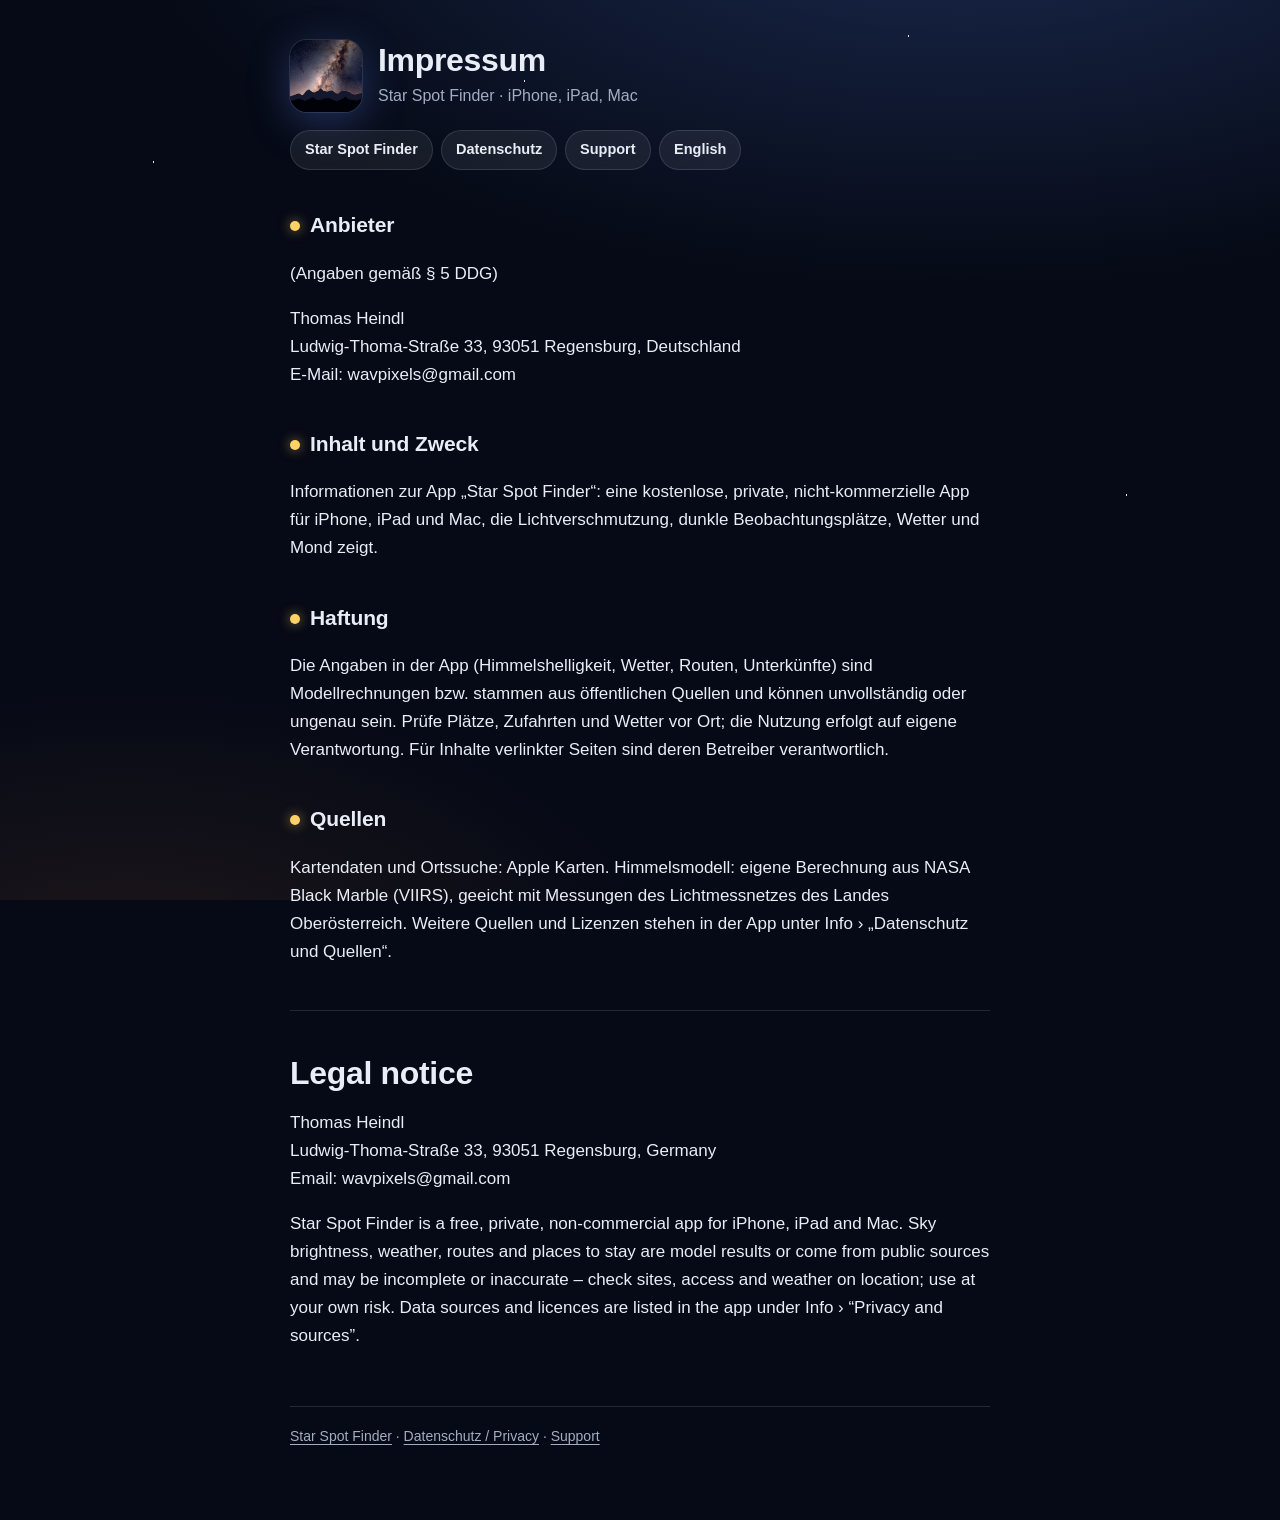
<file: impressum.html>
<!doctype html>
<html lang="de">
<head>
<meta charset="utf-8"><meta name="viewport" content="width=device-width, initial-scale=1">
<title>Impressum – Star Spot Finder</title>
<link rel="stylesheet" href="style.css?v=20261102">
</head>
<body><main>
<header><img src="icon.png" alt=""><div><h1>Impressum</h1><p class="tagline">Star Spot Finder · iPhone, iPad, Mac</p></div></header>
<nav><a href="index.html">Star Spot Finder</a><a href="datenschutz.html">Datenschutz</a><a href="support.html">Support</a><a href="#en">English</a></nav>

<h2>Anbieter</h2>
<p>(Angaben gemäß § 5 DDG)</p>
<p>Thomas Heindl<br>
Ludwig-Thoma-Straße 33, 93051 Regensburg, Deutschland<br>
E-Mail: wavpixels@gmail.com</p>

<h2>Inhalt und Zweck</h2>
<p>Informationen zur App „Star Spot Finder“: eine kostenlose, private, nicht-kommerzielle App für iPhone, iPad und Mac,
die Lichtverschmutzung, dunkle Beobachtungsplätze, Wetter und Mond zeigt.</p>

<h2>Haftung</h2>
<p>Die Angaben in der App (Himmelshelligkeit, Wetter, Routen, Unterkünfte) sind Modellrechnungen bzw. stammen aus
öffentlichen Quellen und können unvollständig oder ungenau sein. Prüfe Plätze, Zufahrten und Wetter vor Ort; die
Nutzung erfolgt auf eigene Verantwortung. Für Inhalte verlinkter Seiten sind deren Betreiber verantwortlich.</p>

<h2>Quellen</h2>
<p>Kartendaten und Ortssuche: Apple Karten. Himmelsmodell: eigene Berechnung aus NASA Black Marble (VIIRS),
geeicht mit Messungen des Lichtmessnetzes des Landes Oberösterreich. Weitere Quellen und Lizenzen stehen in der App
unter Info › „Datenschutz und Quellen“.</p>

<hr id="en">
<h1>Legal notice</h1>
<p>Thomas Heindl<br>
Ludwig-Thoma-Straße 33, 93051 Regensburg, Germany<br>
Email: wavpixels@gmail.com</p>
<p>Star Spot Finder is a free, private, non-commercial app for iPhone, iPad and Mac. Sky brightness, weather, routes and
places to stay are model results or come from public sources and may be incomplete or inaccurate – check sites,
access and weather on location; use at your own risk. Data sources and licences are listed in the app under
Info › “Privacy and sources”.</p>

<footer><a href="index.html">Star Spot Finder</a> · <a href="datenschutz.html">Datenschutz / Privacy</a> · <a href="support.html">Support</a></footer>
</main></body>
</html>
</file>
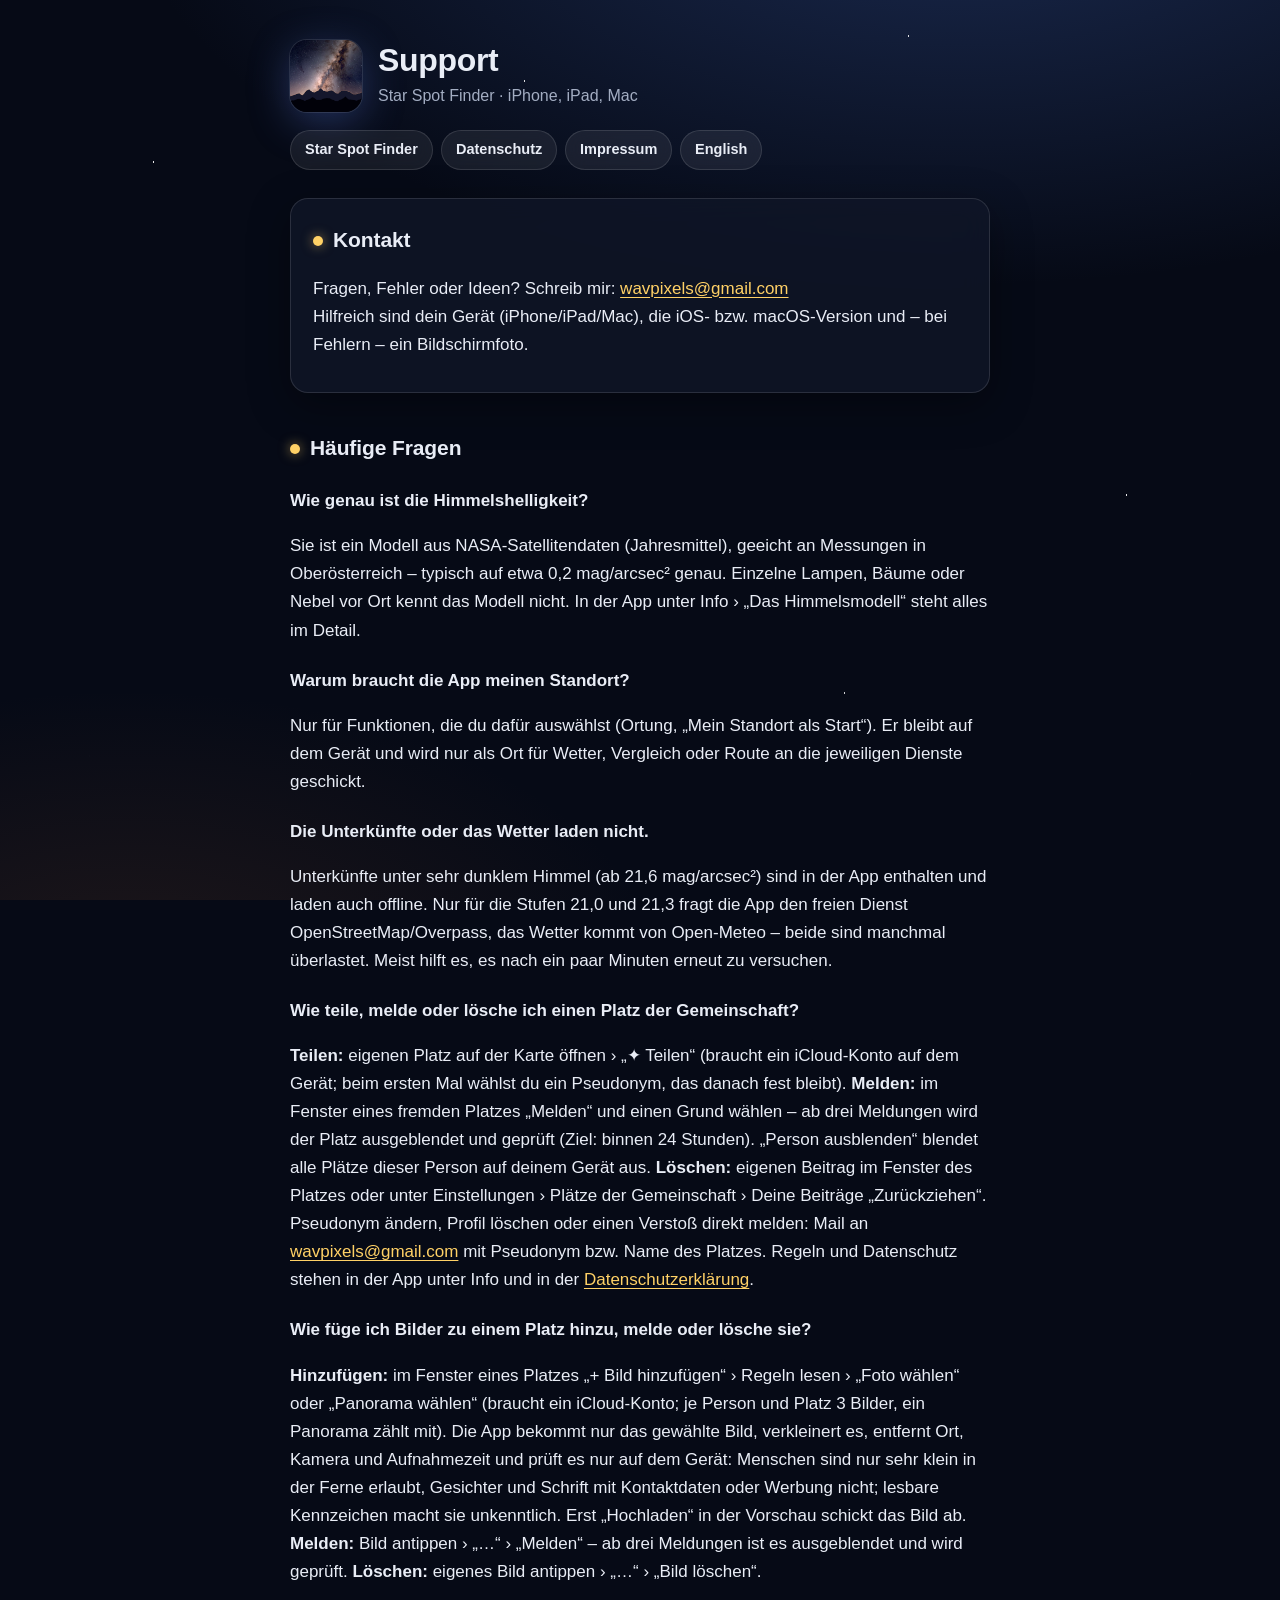
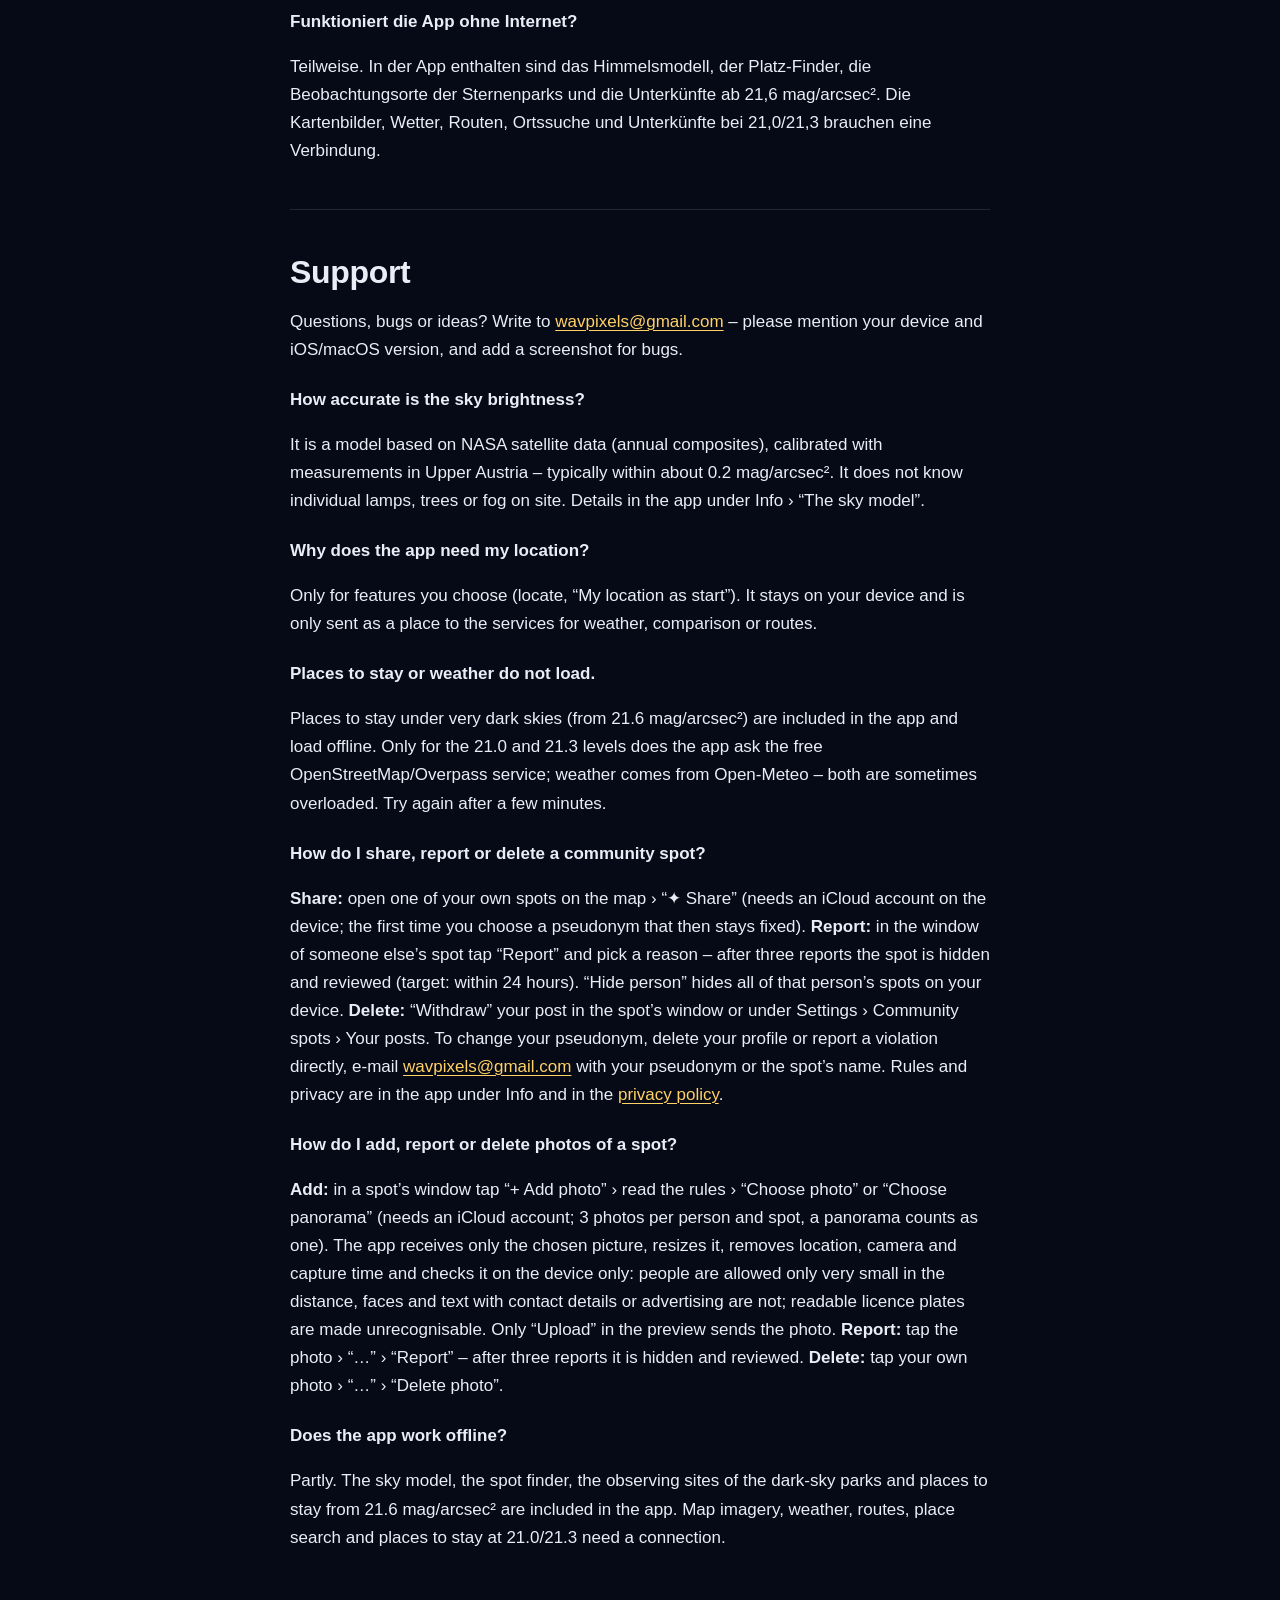
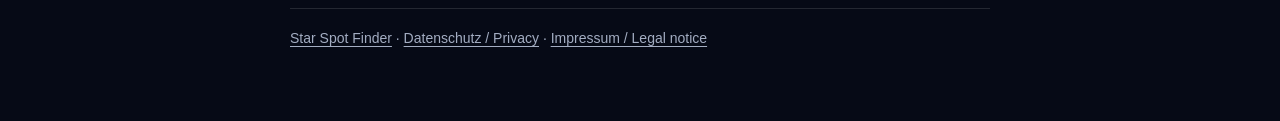
<file: support.html>
<!doctype html>
<html lang="de">
<head>
<meta charset="utf-8"><meta name="viewport" content="width=device-width, initial-scale=1">
<title>Support – Star Spot Finder</title>
<link rel="stylesheet" href="style.css?v=20261102">
</head>
<body><main>
<header><img src="icon.png" alt=""><div><h1>Support</h1><p class="tagline">Star Spot Finder · iPhone, iPad, Mac</p></div></header>
<nav><a href="index.html">Star Spot Finder</a><a href="datenschutz.html">Datenschutz</a><a href="impressum.html">Impressum</a><a href="#en">English</a></nav>

<div class="card">
<h2>Kontakt</h2>
<p>Fragen, Fehler oder Ideen? Schreib mir: <a href="mailto:wavpixels@gmail.com">wavpixels@gmail.com</a><br>
Hilfreich sind dein Gerät (iPhone/iPad/Mac), die iOS- bzw. macOS-Version und – bei Fehlern – ein Bildschirmfoto.</p>
</div>

<h2>Häufige Fragen</h2>
<h3>Wie genau ist die Himmelshelligkeit?</h3>
<p>Sie ist ein Modell aus NASA-Satellitendaten (Jahresmittel), geeicht an Messungen in Oberösterreich – typisch auf
etwa 0,2 mag/arcsec² genau. Einzelne Lampen, Bäume oder Nebel vor Ort kennt das Modell nicht. In der App unter
Info › „Das Himmelsmodell“ steht alles im Detail.</p>
<h3>Warum braucht die App meinen Standort?</h3>
<p>Nur für Funktionen, die du dafür auswählst (Ortung, „Mein Standort als Start“). Er bleibt auf dem Gerät und wird
nur als Ort für Wetter, Vergleich oder Route an die jeweiligen Dienste geschickt.</p>
<h3>Die Unterkünfte oder das Wetter laden nicht.</h3>
<p>Unterkünfte unter sehr dunklem Himmel (ab 21,6 mag/arcsec²) sind in der App enthalten und laden auch offline. Nur
für die Stufen 21,0 und 21,3 fragt die App den freien Dienst OpenStreetMap/Overpass, das Wetter kommt von Open-Meteo –
beide sind manchmal überlastet. Meist hilft es, es nach ein paar Minuten erneut zu versuchen.</p>
<h3>Wie teile, melde oder lösche ich einen Platz der Gemeinschaft?</h3>
<p><b>Teilen:</b> eigenen Platz auf der Karte öffnen › „✦ Teilen“ (braucht ein iCloud-Konto auf dem Gerät; beim ersten
Mal wählst du ein Pseudonym, das danach fest bleibt). <b>Melden:</b> im Fenster eines fremden Platzes „Melden“ und einen
Grund wählen – ab drei Meldungen wird der Platz ausgeblendet und geprüft (Ziel: binnen 24 Stunden). „Person ausblenden“
blendet alle Plätze dieser Person auf deinem Gerät aus. <b>Löschen:</b> eigenen Beitrag im Fenster des Platzes oder unter
Einstellungen › Plätze der Gemeinschaft › Deine Beiträge „Zurückziehen“. Pseudonym ändern, Profil löschen oder einen
Verstoß direkt melden: Mail an <a href="mailto:wavpixels@gmail.com">wavpixels@gmail.com</a> mit Pseudonym bzw. Name des
Platzes. Regeln und Datenschutz stehen in der App unter Info und in der <a href="datenschutz.html#gemeinschaft">Datenschutzerklärung</a>.</p>
<h3>Wie füge ich Bilder zu einem Platz hinzu, melde oder lösche sie?</h3>
<p><b>Hinzufügen:</b> im Fenster eines Platzes „+ Bild hinzufügen“ › Regeln lesen › „Foto wählen“ oder „Panorama wählen“
(braucht ein iCloud-Konto; je Person und Platz 3 Bilder, ein Panorama zählt mit). Die App bekommt nur das gewählte Bild,
verkleinert es, entfernt Ort, Kamera und Aufnahmezeit und prüft es nur auf dem Gerät: Menschen sind nur sehr klein in
der Ferne erlaubt, Gesichter und Schrift mit Kontaktdaten oder Werbung nicht; lesbare Kennzeichen macht sie unkenntlich.
Erst „Hochladen“ in der Vorschau schickt das Bild ab. <b>Melden:</b> Bild antippen › „…“ › „Melden“ – ab drei Meldungen
ist es ausgeblendet und wird geprüft. <b>Löschen:</b> eigenes Bild antippen › „…“ › „Bild löschen“.</p>
<h3>Funktioniert die App ohne Internet?</h3>
<p>Teilweise. In der App enthalten sind das Himmelsmodell, der Platz-Finder, die Beobachtungsorte der Sternenparks und
die Unterkünfte ab 21,6 mag/arcsec². Die Kartenbilder, Wetter, Routen, Ortssuche und Unterkünfte bei 21,0/21,3 brauchen
eine Verbindung.</p>

<hr id="en">
<h1>Support</h1>
<p>Questions, bugs or ideas? Write to <a href="mailto:wavpixels@gmail.com">wavpixels@gmail.com</a> –
please mention your device and iOS/macOS version, and add a screenshot for bugs.</p>
<h3>How accurate is the sky brightness?</h3>
<p>It is a model based on NASA satellite data (annual composites), calibrated with measurements in Upper Austria –
typically within about 0.2 mag/arcsec². It does not know individual lamps, trees or fog on site. Details in the app
under Info › “The sky model”.</p>
<h3>Why does the app need my location?</h3>
<p>Only for features you choose (locate, “My location as start”). It stays on your device and is only sent as a place
to the services for weather, comparison or routes.</p>
<h3>Places to stay or weather do not load.</h3>
<p>Places to stay under very dark skies (from 21.6 mag/arcsec²) are included in the app and load offline. Only for the
21.0 and 21.3 levels does the app ask the free OpenStreetMap/Overpass service; weather comes from Open-Meteo – both are
sometimes overloaded. Try again after a few minutes.</p>
<h3>How do I share, report or delete a community spot?</h3>
<p><b>Share:</b> open one of your own spots on the map › “✦ Share” (needs an iCloud account on the device; the first time
you choose a pseudonym that then stays fixed). <b>Report:</b> in the window of someone else’s spot tap “Report” and pick a
reason – after three reports the spot is hidden and reviewed (target: within 24 hours). “Hide person” hides all of that
person’s spots on your device. <b>Delete:</b> “Withdraw” your post in the spot’s window or under Settings › Community spots
› Your posts. To change your pseudonym, delete your profile or report a violation directly, e-mail
<a href="mailto:wavpixels@gmail.com">wavpixels@gmail.com</a> with your pseudonym or the spot’s name. Rules and privacy are
in the app under Info and in the <a href="datenschutz.html#community">privacy policy</a>.</p>
<h3>How do I add, report or delete photos of a spot?</h3>
<p><b>Add:</b> in a spot’s window tap “+ Add photo” › read the rules › “Choose photo” or “Choose panorama” (needs an
iCloud account; 3 photos per person and spot, a panorama counts as one). The app receives only the chosen picture,
resizes it, removes location, camera and capture time and checks it on the device only: people are allowed only very
small in the distance, faces and text with contact details or advertising are not; readable licence plates are made
unrecognisable. Only “Upload” in the preview sends the photo. <b>Report:</b> tap the photo › “…” › “Report” – after three
reports it is hidden and reviewed. <b>Delete:</b> tap your own photo › “…” › “Delete photo”.</p>
<h3>Does the app work offline?</h3>
<p>Partly. The sky model, the spot finder, the observing sites of the dark-sky parks and places to stay from 21.6
mag/arcsec² are included in the app. Map imagery, weather, routes, place search and places to stay at 21.0/21.3 need a
connection.</p>

<footer><a href="index.html">Star Spot Finder</a> · <a href="datenschutz.html">Datenschutz / Privacy</a> · <a href="impressum.html">Impressum / Legal notice</a></footer>
</main></body>
</html>
</file>
<file: style.css>
/* Star Spot Finder – Webseite: dunkler Nachthimmel, ruhige Typografie, Glas-Pillen wie in der App */
:root { --bg: #060a16; --card: rgba(16, 22, 40, .78); --text: #e9edf6; --muted: #a3adc2; --accent: #ffd166; --line: rgba(255, 255, 255, .12); }
* { box-sizing: border-box; }
html { -webkit-text-size-adjust: 100%; }
body {
  margin: 0; color: var(--text); min-height: 100vh;
  font: 17px/1.65 -apple-system, BlinkMacSystemFont, "SF Pro Text", "Segoe UI", Roboto, Helvetica, Arial, sans-serif;
  background:
    radial-gradient(1.2px 1.2px at 12% 18%, rgba(255,255,255,.9) 50%, transparent 51%),
    radial-gradient(1px 1px at 28% 62%, rgba(255,255,255,.7) 50%, transparent 51%),
    radial-gradient(1.5px 1.5px at 41% 9%, rgba(255,255,255,.85) 50%, transparent 51%),
    radial-gradient(1px 1px at 57% 38%, rgba(255,255,255,.6) 50%, transparent 51%),
    radial-gradient(1.3px 1.3px at 66% 77%, rgba(255,255,255,.8) 50%, transparent 51%),
    radial-gradient(1px 1px at 79% 23%, rgba(255,255,255,.7) 50%, transparent 51%),
    radial-gradient(1.6px 1.6px at 88% 55%, rgba(255,255,255,.9) 50%, transparent 51%),
    radial-gradient(1px 1px at 93% 86%, rgba(255,255,255,.6) 50%, transparent 51%),
    radial-gradient(1px 1px at 7% 84%, rgba(255,255,255,.7) 50%, transparent 51%),
    radial-gradient(1.2px 1.2px at 35% 91%, rgba(255,255,255,.8) 50%, transparent 51%),
    radial-gradient(1px 1px at 49% 70%, rgba(255,255,255,.55) 50%, transparent 51%),
    radial-gradient(1.4px 1.4px at 71% 4%, rgba(255,255,255,.85) 50%, transparent 51%),
    radial-gradient(1400px 700px at 75% -15%, rgba(44, 70, 130, .55) 0%, transparent 60%),
    radial-gradient(900px 500px at 10% 110%, rgba(120, 70, 40, .22) 0%, transparent 60%),
    var(--bg);
  background-attachment: fixed;
}
main { max-width: 740px; margin: 0 auto; padding: 40px 20px 72px; }
header { display: flex; align-items: center; gap: 16px; margin-bottom: 18px; }
header img { width: 72px; height: 72px; border-radius: 17px; box-shadow: 0 0 0 1px rgba(255,255,255,.1), 0 10px 40px rgba(90, 120, 220, .35); }
header div { min-width: 0; }
h1 { font-size: 32px; line-height: 1.15; margin: 0; letter-spacing: -.01em; overflow-wrap: anywhere; hyphens: auto; }
.tagline { margin: 4px 0 0; color: var(--muted); font-size: 16px; }
h2 { font-size: 21px; margin: 38px 0 10px; letter-spacing: -.005em; }
h2::before { content: ""; display: inline-block; width: 10px; height: 10px; border-radius: 50%; background: var(--accent); margin-right: 10px; vertical-align: 1px; box-shadow: 0 0 12px rgba(255, 209, 102, .6); }
h3 { font-size: 17px; margin: 22px 0 6px; }
p, li { color: var(--text); }
.muted, small { color: var(--muted); }
a { color: var(--accent); text-decoration-thickness: 1px; text-underline-offset: 3px; }
nav { display: flex; flex-wrap: wrap; gap: 8px; margin: 10px 0 28px; }
nav a { text-decoration: none; color: var(--text); font-size: 14.5px; font-weight: 600; padding: 7px 14px; border-radius: 999px;
  background: rgba(255,255,255,.07); border: 1px solid var(--line); backdrop-filter: blur(10px); -webkit-backdrop-filter: blur(10px); }
nav a:hover { background: rgba(255,255,255,.13); }
nav a.on { background: rgba(255, 209, 102, .18); border-color: rgba(255, 209, 102, .45); color: #ffe3a3; }
.card { background: var(--card); border: 1px solid var(--line); border-radius: 18px; padding: 6px 22px 16px; margin: 20px 0;
  backdrop-filter: blur(14px); -webkit-backdrop-filter: blur(14px); box-shadow: 0 12px 40px rgba(0, 0, 0, .35); }
.card h2 { margin-top: 18px; }
.lead { font-size: 20px; line-height: 1.5; font-weight: 600; margin: 0 0 14px; }
.hero { display: grid; grid-template-columns: 1fr; gap: 24px; align-items: start; }
.hero img.shot { width: 100%; max-width: 300px; border-radius: 28px; justify-self: center;
  box-shadow: 0 0 0 1px rgba(255,255,255,.12), 0 24px 60px rgba(0, 0, 0, .55); }
.facts { display: flex; flex-wrap: wrap; gap: 8px; margin: 14px 0 0; padding: 0; list-style: none; }
.facts li { font-size: 14px; color: var(--muted); padding: 6px 12px; border-radius: 999px; border: 1px solid var(--line); background: rgba(255,255,255,.04); }
ul { padding-left: 22px; }
li { margin: 4px 0; }
hr { border: 0; border-top: 1px solid var(--line); margin: 44px 0; }
footer { margin-top: 56px; padding-top: 18px; border-top: 1px solid var(--line); font-size: 14px; color: var(--muted); line-height: 1.6; }
footer a { color: var(--muted); }
@media (min-width: 700px) { .hero { grid-template-columns: 1.3fr 1fr; } .hero img.shot { justify-self: end; } }
@media (max-width: 480px) { main { padding: 28px 16px 56px; } h1 { font-size: 25px; } header img { width: 60px; height: 60px; border-radius: 14px; } .lead { font-size: 18px; } }
/* Über mich (Session 9): Foto-Platzhalter, Name, Instagram, Astrofotos, Kaffee-Knopf */
.about-card { text-align: center; padding-top: 22px; }
.about-photo { width: 120px; height: 120px; border-radius: 50%; margin: 0 auto 12px; object-fit: cover; }
.about-photo.placeholder { display: grid; place-items: center; background: rgba(255,255,255,.05); border: 1px dashed rgba(255,255,255,.22); color: var(--muted); font-size: 13px; }
.about-role { margin: 0; color: var(--muted); font-size: 15px; }
.about-name { margin: 2px 0 10px; font-size: 28px; font-weight: 800; color: var(--accent); }
.about-links { margin: 0 0 6px; }
a.pill { display: inline-block; text-decoration: none; color: var(--text); font-size: 14.5px; font-weight: 600; padding: 7px 14px; border-radius: 999px; background: rgba(255,255,255,.07); border: 1px solid var(--line); }
a.pill:hover { background: rgba(255,255,255,.13); }
.astro-grid { display: grid; grid-template-columns: repeat(3, 1fr); gap: 10px; }
.astro-grid figure { margin: 0; min-width: 0; }
.astro-grid img { display: block; width: 100%; height: auto; aspect-ratio: 1; object-fit: cover; border-radius: 12px; box-shadow: 0 0 0 1px rgba(255,255,255,.08); }
.astro-grid figcaption { margin-top: 6px; font-size: 13px; line-height: 1.35; color: var(--muted); text-align: center; }
a.coffee { display: inline-block; text-decoration: none; color: #1b1400; background: var(--accent); font-weight: 700; padding: 10px 18px; border-radius: 999px; }
@media (max-width: 480px) { .astro-grid { gap: 6px; } .astro-grid figcaption { font-size: 12px; } }
</file>
